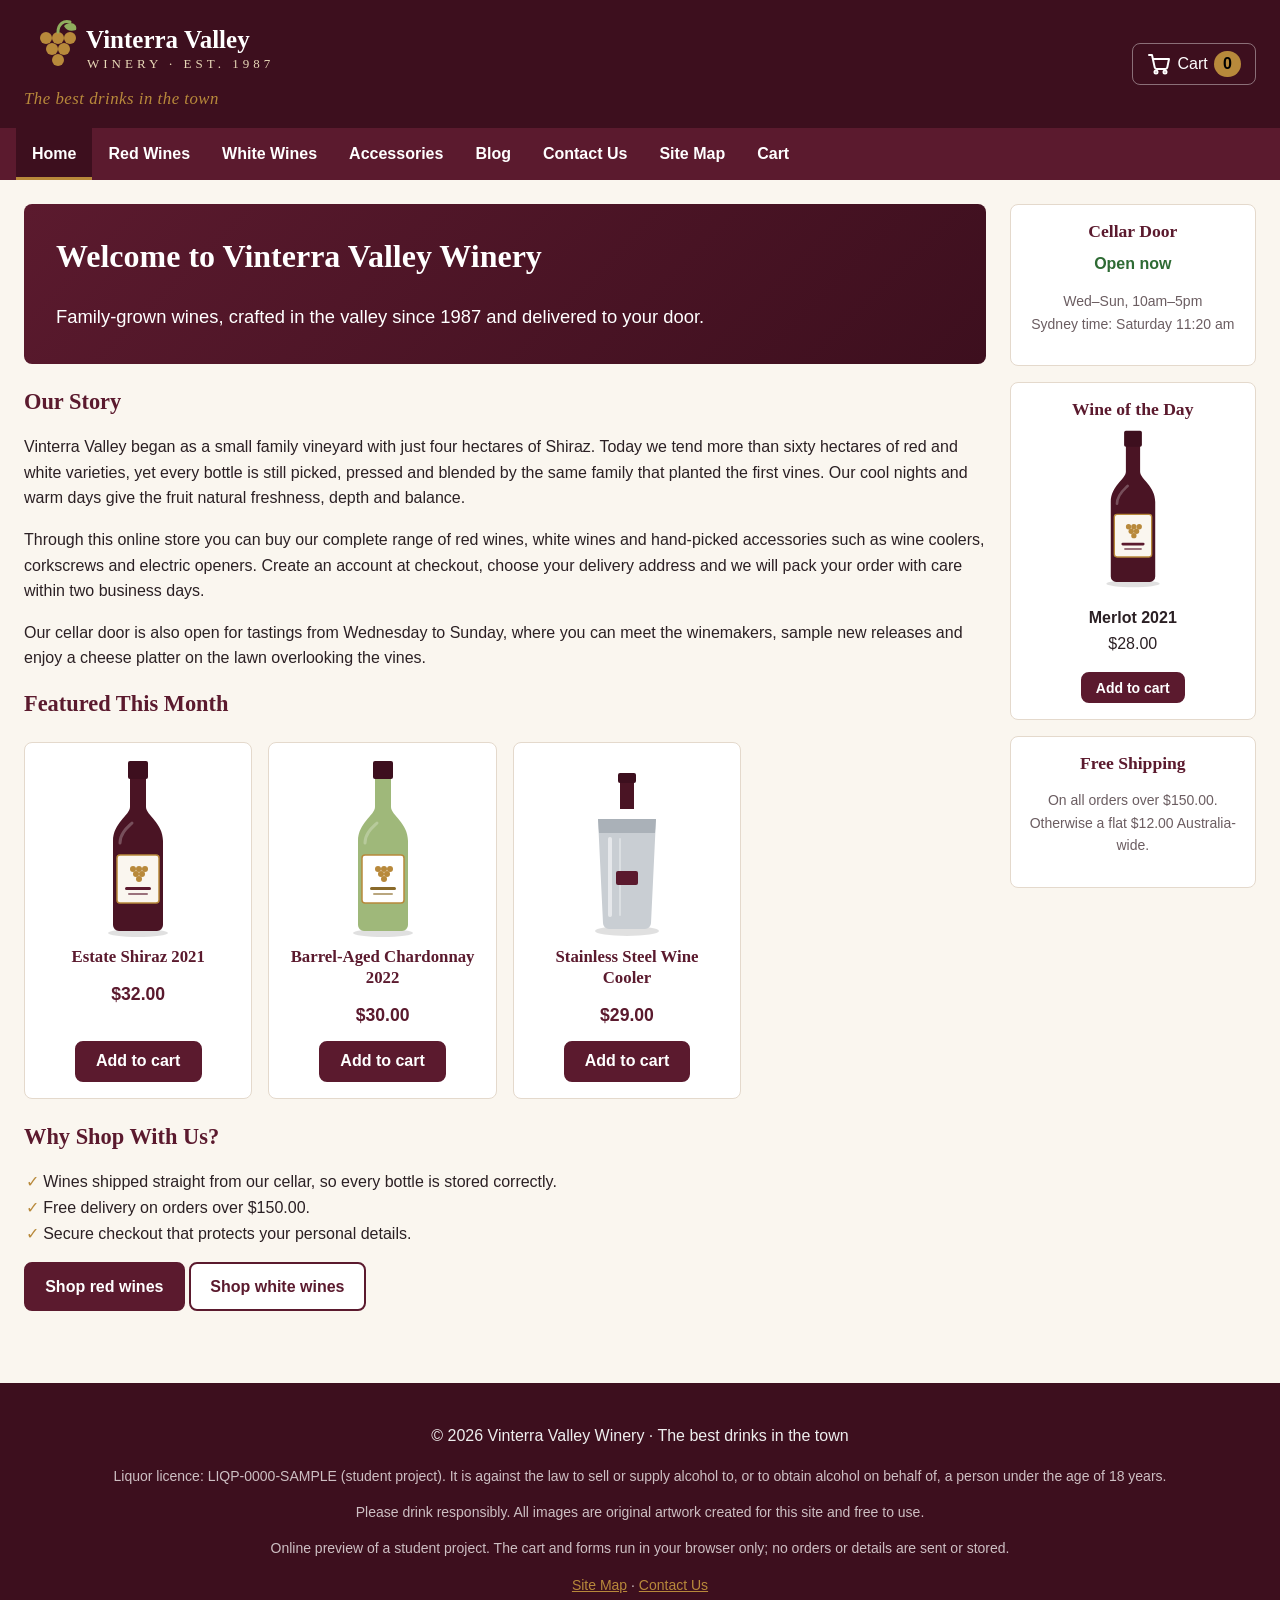
<file: index.html>
<!DOCTYPE html>
<html lang="en-AU">
<head>
    <meta charset="UTF-8">
    <meta name="viewport" content="width=device-width, initial-scale=1.0">
    <meta name="description" content="Vinterra Valley Winery - award-winning red and white wines and wine accessories, delivered Australia-wide.">
    <title>Home | Vinterra Valley Winery</title>
    <link rel="icon" href="images/favicon.svg" type="image/svg+xml">
    <link rel="stylesheet" href="css/style.css">
    <script src="js/products.js" defer></script>
    <script src="js/main.js" defer></script>
    <script src="js/static.js" defer></script>
</head>
<body>
<a class="skip-link" href="#main">Skip to main content</a>

<header class="site-header">
    <div class="header-inner">
        <div class="brand">
            <a href="index.html" class="logo-link">
                <img src="images/logo.svg" alt="Vinterra Valley Winery logo" width="260" height="64">
            </a>
            <p class="slogan">The best drinks in the town</p>
        </div>
        <a href="cart.html" class="cart-link" aria-label="Shopping cart, 0 items">
            <img src="images/cart.svg" alt="" width="24" height="24">
            Cart <span class="cart-count">0</span>
        </a>
    </div>
</header>

<nav class="main-nav" aria-label="Main navigation">
    <button type="button" class="nav-toggle" aria-expanded="false" aria-controls="nav-list">&#9776; Menu</button>
    <ul id="nav-list">
                    <li>
                <a href="index.html" class="active" aria-current="page">
                    Home                </a>
            </li>
                    <li>
                <a href="red-wines.html">
                    Red Wines                </a>
            </li>
                    <li>
                <a href="white-wines.html">
                    White Wines                </a>
            </li>
                    <li>
                <a href="accessories.html">
                    Accessories                </a>
            </li>
                    <li>
                <a href="blog.html">
                    Blog                </a>
            </li>
                    <li>
                <a href="contact.html">
                    Contact Us                </a>
            </li>
                    <li>
                <a href="sitemap.html">
                    Site Map                </a>
            </li>
                    <li>
                <a href="cart.html">
                    Cart                </a>
            </li>
            </ul>
</nav>

<div class="layout">
    <main id="main" class="main-content">
        <section class="hero">
    <h1>Welcome to Vinterra Valley Winery</h1>
    <p class="lead">Family-grown wines, crafted in the valley since 1987 and delivered to your door.</p>
</section>

<section>
    <h2>Our Story</h2>
    <p>Vinterra Valley began as a small family vineyard with just four hectares of Shiraz. Today we tend more than sixty hectares
        of red and white varieties, yet every bottle is still picked, pressed and blended by the same family that planted the first vines.
        Our cool nights and warm days give the fruit natural freshness, depth and balance.</p>
    <p>Through this online store you can buy our complete range of red wines, white wines and hand-picked accessories such as
        wine coolers, corkscrews and electric openers. Create an account at checkout, choose your delivery address and we will
        pack your order with care within two business days.</p>
    <p>Our cellar door is also open for tastings from Wednesday to Sunday, where you can meet the winemakers, sample new
        releases and enjoy a cheese platter on the lawn overlooking the vines.</p>
</section>

<section>
    <h2>Featured This Month</h2>
    <div class="product-grid">
                    <article class="product-card">
                <img src="images/red-wine.svg" alt="Estate Shiraz 2021" width="90" height="180">
                <h3>Estate Shiraz 2021</h3>
                <p class="price">$32.00</p>
                <form action="cart.html" method="post">
                                        <input type="hidden" name="action" value="add">
                    <input type="hidden" name="id" value="shiraz-2021">
                    <input type="hidden" name="qty" value="1">
                    <button type="submit" class="btn">Add to cart</button>
                </form>
            </article>
                    <article class="product-card">
                <img src="images/white-wine.svg" alt="Barrel-Aged Chardonnay 2022" width="90" height="180">
                <h3>Barrel-Aged Chardonnay 2022</h3>
                <p class="price">$30.00</p>
                <form action="cart.html" method="post">
                                        <input type="hidden" name="action" value="add">
                    <input type="hidden" name="id" value="chardonnay-2022">
                    <input type="hidden" name="qty" value="1">
                    <button type="submit" class="btn">Add to cart</button>
                </form>
            </article>
                    <article class="product-card">
                <img src="images/cooler.svg" alt="Stainless Steel Wine Cooler" width="90" height="180">
                <h3>Stainless Steel Wine Cooler</h3>
                <p class="price">$29.00</p>
                <form action="cart.html" method="post">
                                        <input type="hidden" name="action" value="add">
                    <input type="hidden" name="id" value="cooler-sleeve">
                    <input type="hidden" name="qty" value="1">
                    <button type="submit" class="btn">Add to cart</button>
                </form>
            </article>
            </div>
</section>

<section>
    <h2>Why Shop With Us?</h2>
    <ul class="ticks">
        <li>Wines shipped straight from our cellar, so every bottle is stored correctly.</li>
        <li>Free delivery on orders over $150.00.</li>
        <li>Secure checkout that protects your personal details.</li>
    </ul>
    <p><a class="btn" href="red-wines.html">Shop red wines</a> <a class="btn btn-alt" href="white-wines.html">Shop white wines</a></p>
</section>
    </main>

    <aside class="sidebar" aria-label="Sidebar">
        <section class="side-box">
            <h2>Cellar Door</h2>
            <p class="door-status open">
                Open now            </p>
            <p class="small">Wed&ndash;Sun, 10am&ndash;5pm<br>Sydney time: <span class="door-time"></span></p>
        </section>

        <section class="side-box">
            <h2>Wine of the Day</h2>
            <img src="images/red-wine.svg" alt="" width="80" height="160" class="side-img">
            <p><strong>Merlot 2021</strong><br>$28.00</p>
            <form action="cart.html" method="post">
                                <input type="hidden" name="action" value="add">
                <input type="hidden" name="id" value="merlot-2021">
                <input type="hidden" name="qty" value="1">
                <button type="submit" class="btn btn-small">Add to cart</button>
            </form>
        </section>

        <section class="side-box">
            <h2>Free Shipping</h2>
            <p class="small">On all orders over $150.00. Otherwise a flat $12.00 Australia-wide.</p>
        </section>
    </aside>
</div>

<footer class="site-footer">
    <p>&copy; 2026 Vinterra Valley Winery &middot; The best drinks in the town</p>
    <p class="small">Liquor licence: LIQP-0000-SAMPLE (student project). It is against the law to sell or supply alcohol to, or to obtain alcohol on behalf of, a person under the age of 18 years.</p>
    <p class="small">Please drink responsibly. All images are original artwork created for this site and free to use.</p>
    <p class="small preview-note">Online preview of a student project. The cart and forms run in your browser only; no orders or details are sent or stored.</p>
    <p class="small"><a href="sitemap.html">Site Map</a> &middot; <a href="contact.html">Contact Us</a></p>
</footer>
</body>
</html>
</file>
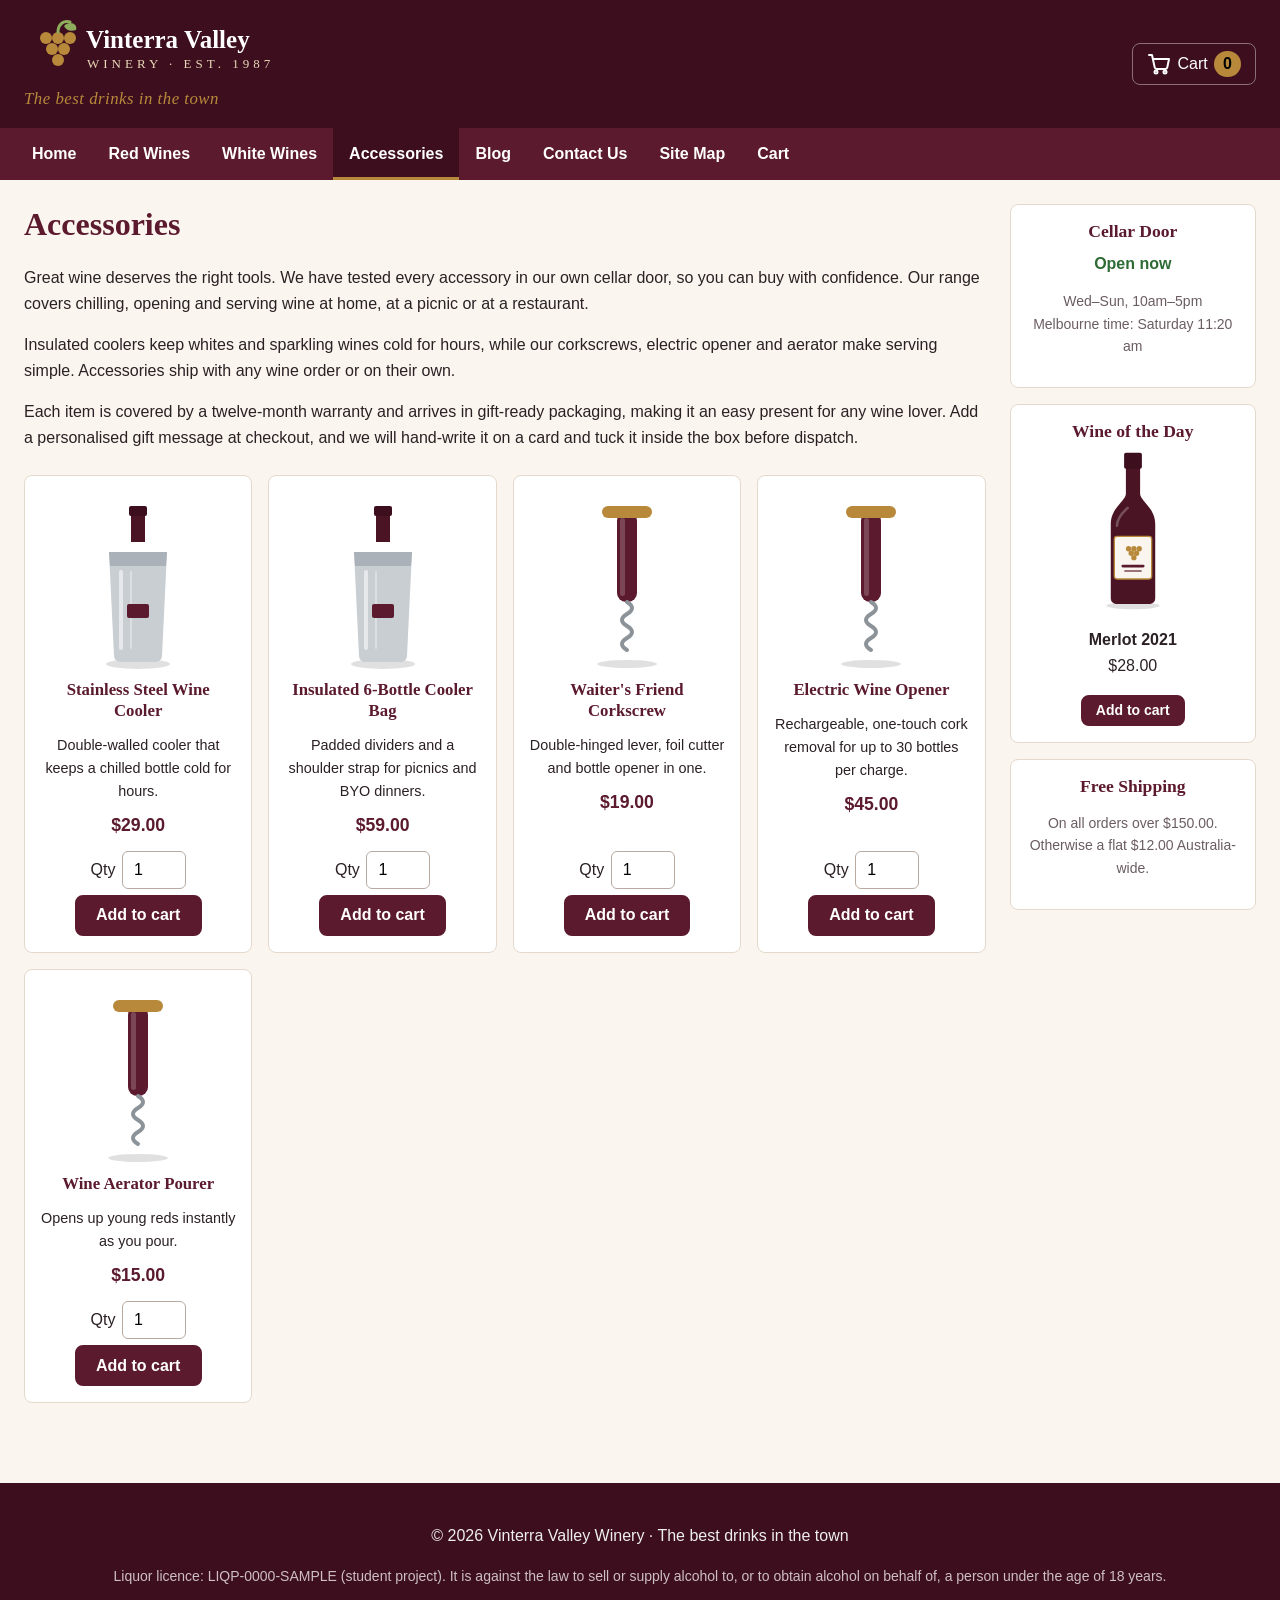
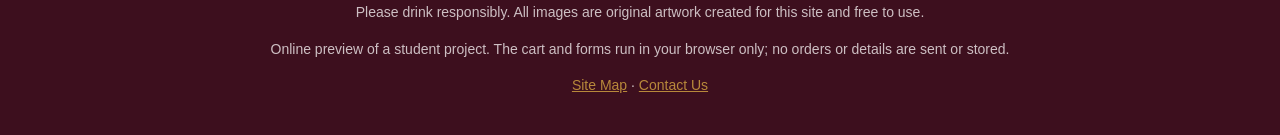
<file: accessories.html>
<!DOCTYPE html>
<html lang="en-AU">
<head>
    <meta charset="UTF-8">
    <meta name="viewport" content="width=device-width, initial-scale=1.0">
    <meta name="description" content="Buy Accessories online from Vinterra Valley Winery.">
    <title>Accessories | Vinterra Valley Winery</title>
    <link rel="icon" href="images/favicon.svg" type="image/svg+xml">
    <link rel="stylesheet" href="css/style.css">
    <script src="js/products.js" defer></script>
    <script src="js/main.js" defer></script>
    <script src="js/static.js" defer></script>
</head>
<body>
<a class="skip-link" href="#main">Skip to main content</a>

<header class="site-header">
    <div class="header-inner">
        <div class="brand">
            <a href="index.html" class="logo-link">
                <img src="images/logo.svg" alt="Vinterra Valley Winery logo" width="260" height="64">
            </a>
            <p class="slogan">The best drinks in the town</p>
        </div>
        <a href="cart.html" class="cart-link" aria-label="Shopping cart, 0 items">
            <img src="images/cart.svg" alt="" width="24" height="24">
            Cart <span class="cart-count">0</span>
        </a>
    </div>
</header>

<nav class="main-nav" aria-label="Main navigation">
    <button type="button" class="nav-toggle" aria-expanded="false" aria-controls="nav-list">&#9776; Menu</button>
    <ul id="nav-list">
                    <li>
                <a href="index.html">
                    Home                </a>
            </li>
                    <li>
                <a href="red-wines.html">
                    Red Wines                </a>
            </li>
                    <li>
                <a href="white-wines.html">
                    White Wines                </a>
            </li>
                    <li>
                <a href="accessories.html" class="active" aria-current="page">
                    Accessories                </a>
            </li>
                    <li>
                <a href="blog.html">
                    Blog                </a>
            </li>
                    <li>
                <a href="contact.html">
                    Contact Us                </a>
            </li>
                    <li>
                <a href="sitemap.html">
                    Site Map                </a>
            </li>
                    <li>
                <a href="cart.html">
                    Cart                </a>
            </li>
            </ul>
</nav>

<div class="layout">
    <main id="main" class="main-content">
        <h1>Accessories</h1>
    <p>Great wine deserves the right tools. We have tested every accessory in our own cellar door, so you can buy with confidence. Our range covers chilling, opening and serving wine at home, at a picnic or at a restaurant.</p>
    <p>Insulated coolers keep whites and sparkling wines cold for hours, while our corkscrews, electric opener and aerator make serving simple. Accessories ship with any wine order or on their own.</p>
    <p>Each item is covered by a twelve-month warranty and arrives in gift-ready packaging, making it an easy present for any wine lover. Add a personalised gift message at checkout, and we will hand-write it on a card and tuck it inside the box before dispatch.</p>

<div class="product-grid">
            <article class="product-card">
            <img src="images/cooler.svg" alt="Stainless Steel Wine Cooler" width="90" height="180">
            <h2>Stainless Steel Wine Cooler</h2>
            <p>Double-walled cooler that keeps a chilled bottle cold for hours.</p>
            <p class="price">$29.00</p>
            <form action="cart.html" method="post" class="add-form">
                                <input type="hidden" name="action" value="add">
                <input type="hidden" name="id" value="cooler-sleeve">
                <label for="qty-cooler-sleeve">Qty</label>
                <input type="number" id="qty-cooler-sleeve" name="qty" value="1" min="1" max="48">
                <button type="submit" class="btn">Add to cart</button>
            </form>
        </article>
            <article class="product-card">
            <img src="images/cooler.svg" alt="Insulated 6-Bottle Cooler Bag" width="90" height="180">
            <h2>Insulated 6-Bottle Cooler Bag</h2>
            <p>Padded dividers and a shoulder strap for picnics and BYO dinners.</p>
            <p class="price">$59.00</p>
            <form action="cart.html" method="post" class="add-form">
                                <input type="hidden" name="action" value="add">
                <input type="hidden" name="id" value="cooler-bag">
                <label for="qty-cooler-bag">Qty</label>
                <input type="number" id="qty-cooler-bag" name="qty" value="1" min="1" max="48">
                <button type="submit" class="btn">Add to cart</button>
            </form>
        </article>
            <article class="product-card">
            <img src="images/opener.svg" alt="Waiter&#039;s Friend Corkscrew" width="90" height="180">
            <h2>Waiter&#039;s Friend Corkscrew</h2>
            <p>Double-hinged lever, foil cutter and bottle opener in one.</p>
            <p class="price">$19.00</p>
            <form action="cart.html" method="post" class="add-form">
                                <input type="hidden" name="action" value="add">
                <input type="hidden" name="id" value="corkscrew">
                <label for="qty-corkscrew">Qty</label>
                <input type="number" id="qty-corkscrew" name="qty" value="1" min="1" max="48">
                <button type="submit" class="btn">Add to cart</button>
            </form>
        </article>
            <article class="product-card">
            <img src="images/opener.svg" alt="Electric Wine Opener" width="90" height="180">
            <h2>Electric Wine Opener</h2>
            <p>Rechargeable, one-touch cork removal for up to 30 bottles per charge.</p>
            <p class="price">$45.00</p>
            <form action="cart.html" method="post" class="add-form">
                                <input type="hidden" name="action" value="add">
                <input type="hidden" name="id" value="electric-opener">
                <label for="qty-electric-opener">Qty</label>
                <input type="number" id="qty-electric-opener" name="qty" value="1" min="1" max="48">
                <button type="submit" class="btn">Add to cart</button>
            </form>
        </article>
            <article class="product-card">
            <img src="images/opener.svg" alt="Wine Aerator Pourer" width="90" height="180">
            <h2>Wine Aerator Pourer</h2>
            <p>Opens up young reds instantly as you pour.</p>
            <p class="price">$15.00</p>
            <form action="cart.html" method="post" class="add-form">
                                <input type="hidden" name="action" value="add">
                <input type="hidden" name="id" value="aerator">
                <label for="qty-aerator">Qty</label>
                <input type="number" id="qty-aerator" name="qty" value="1" min="1" max="48">
                <button type="submit" class="btn">Add to cart</button>
            </form>
        </article>
    </div>
    </main>

    <aside class="sidebar" aria-label="Sidebar">
        <section class="side-box">
            <h2>Cellar Door</h2>
            <p class="door-status open">
                Open now            </p>
            <p class="small">Wed&ndash;Sun, 10am&ndash;5pm<br>Melbourne time: <span class="door-time"></span></p>
        </section>

        <section class="side-box">
            <h2>Wine of the Day</h2>
            <img src="images/red-wine.svg" alt="" width="80" height="160" class="side-img">
            <p><strong>Merlot 2021</strong><br>$28.00</p>
            <form action="cart.html" method="post">
                                <input type="hidden" name="action" value="add">
                <input type="hidden" name="id" value="merlot-2021">
                <input type="hidden" name="qty" value="1">
                <button type="submit" class="btn btn-small">Add to cart</button>
            </form>
        </section>

        <section class="side-box">
            <h2>Free Shipping</h2>
            <p class="small">On all orders over $150.00. Otherwise a flat $12.00 Australia-wide.</p>
        </section>
    </aside>
</div>

<footer class="site-footer">
    <p>&copy; 2026 Vinterra Valley Winery &middot; The best drinks in the town</p>
    <p class="small">Liquor licence: LIQP-0000-SAMPLE (student project). It is against the law to sell or supply alcohol to, or to obtain alcohol on behalf of, a person under the age of 18 years.</p>
    <p class="small">Please drink responsibly. All images are original artwork created for this site and free to use.</p>
    <p class="small preview-note">Online preview of a student project. The cart and forms run in your browser only; no orders or details are sent or stored.</p>
    <p class="small"><a href="sitemap.html">Site Map</a> &middot; <a href="contact.html">Contact Us</a></p>
</footer>
</body>
</html>
</file>
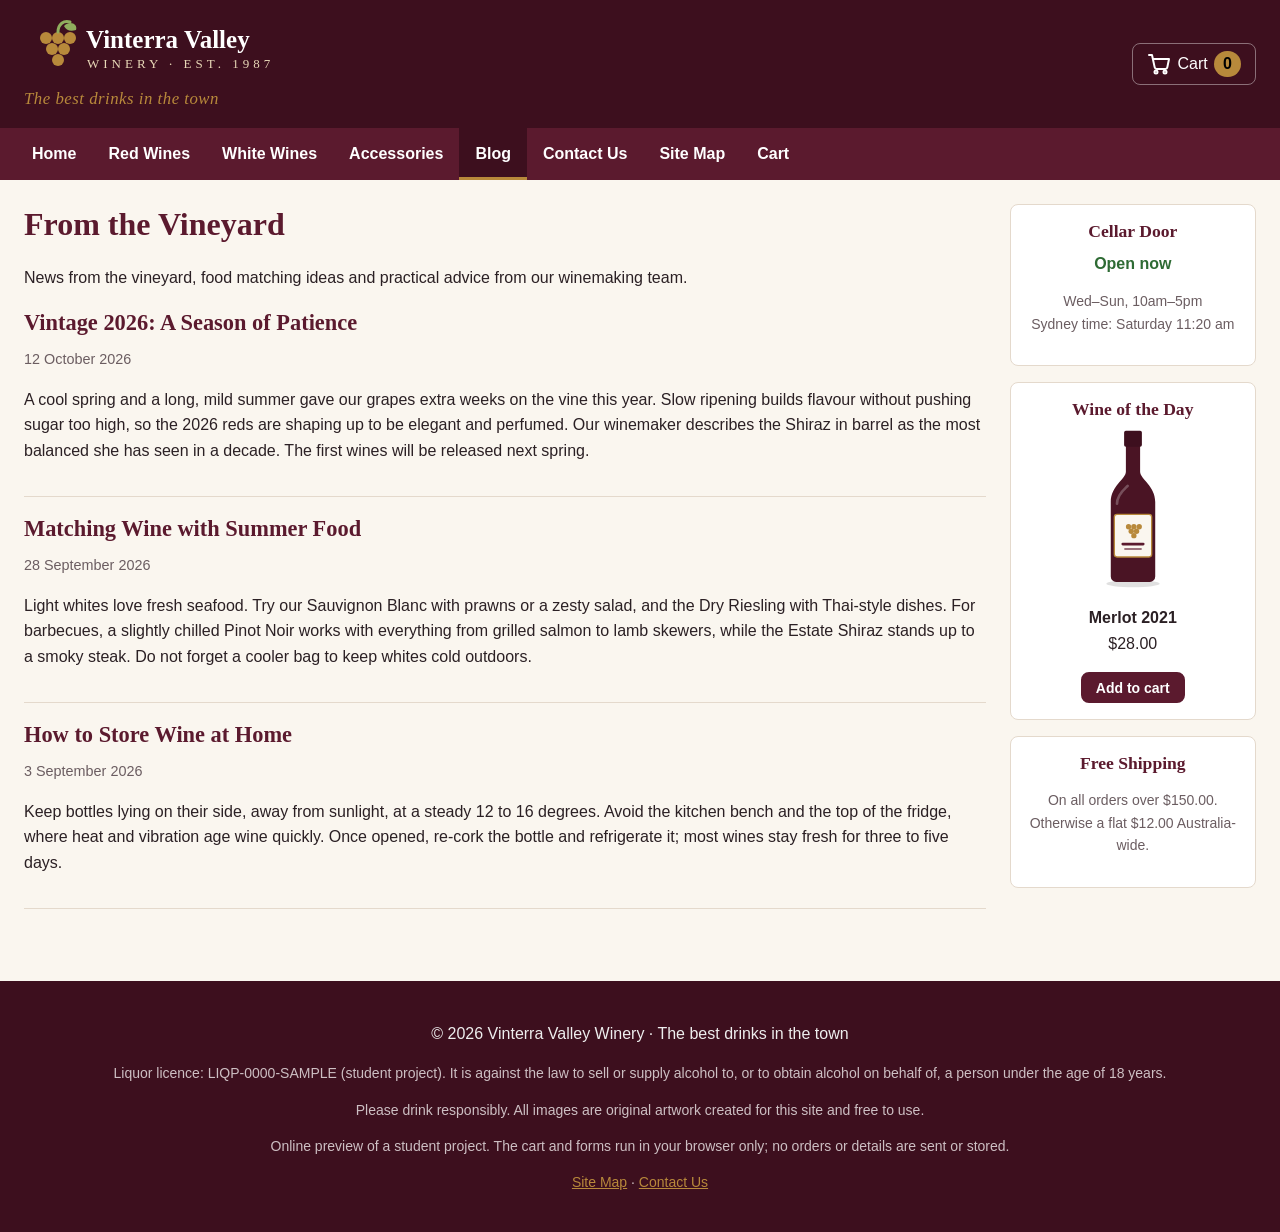
<file: blog.html>
<!DOCTYPE html>
<html lang="en-AU">
<head>
    <meta charset="UTF-8">
    <meta name="viewport" content="width=device-width, initial-scale=1.0">
    <meta name="description" content="News, food matching tips and wine storage advice from Vinterra Valley Winery.">
    <title>Blog | Vinterra Valley Winery</title>
    <link rel="icon" href="images/favicon.svg" type="image/svg+xml">
    <link rel="stylesheet" href="css/style.css">
    <script src="js/products.js" defer></script>
    <script src="js/main.js" defer></script>
    <script src="js/static.js" defer></script>
</head>
<body>
<a class="skip-link" href="#main">Skip to main content</a>

<header class="site-header">
    <div class="header-inner">
        <div class="brand">
            <a href="index.html" class="logo-link">
                <img src="images/logo.svg" alt="Vinterra Valley Winery logo" width="260" height="64">
            </a>
            <p class="slogan">The best drinks in the town</p>
        </div>
        <a href="cart.html" class="cart-link" aria-label="Shopping cart, 0 items">
            <img src="images/cart.svg" alt="" width="24" height="24">
            Cart <span class="cart-count">0</span>
        </a>
    </div>
</header>

<nav class="main-nav" aria-label="Main navigation">
    <button type="button" class="nav-toggle" aria-expanded="false" aria-controls="nav-list">&#9776; Menu</button>
    <ul id="nav-list">
                    <li>
                <a href="index.html">
                    Home                </a>
            </li>
                    <li>
                <a href="red-wines.html">
                    Red Wines                </a>
            </li>
                    <li>
                <a href="white-wines.html">
                    White Wines                </a>
            </li>
                    <li>
                <a href="accessories.html">
                    Accessories                </a>
            </li>
                    <li>
                <a href="blog.html" class="active" aria-current="page">
                    Blog                </a>
            </li>
                    <li>
                <a href="contact.html">
                    Contact Us                </a>
            </li>
                    <li>
                <a href="sitemap.html">
                    Site Map                </a>
            </li>
                    <li>
                <a href="cart.html">
                    Cart                </a>
            </li>
            </ul>
</nav>

<div class="layout">
    <main id="main" class="main-content">
        <h1>From the Vineyard</h1>
<p>News from the vineyard, food matching ideas and practical advice from our winemaking team.</p>

    <article class="blog-post">
        <h2>Vintage 2026: A Season of Patience</h2>
        <p class="meta"><time datetime="2026-10-12">12 October 2026</time></p>
        <p>A cool spring and a long, mild summer gave our grapes extra weeks on the vine this year. Slow ripening builds flavour without pushing sugar too high, so the 2026 reds are shaping up to be elegant and perfumed. Our winemaker describes the Shiraz in barrel as the most balanced she has seen in a decade. The first wines will be released next spring.</p>
    </article>
    <article class="blog-post">
        <h2>Matching Wine with Summer Food</h2>
        <p class="meta"><time datetime="2026-09-28">28 September 2026</time></p>
        <p>Light whites love fresh seafood. Try our Sauvignon Blanc with prawns or a zesty salad, and the Dry Riesling with Thai-style dishes. For barbecues, a slightly chilled Pinot Noir works with everything from grilled salmon to lamb skewers, while the Estate Shiraz stands up to a smoky steak. Do not forget a cooler bag to keep whites cold outdoors.</p>
    </article>
    <article class="blog-post">
        <h2>How to Store Wine at Home</h2>
        <p class="meta"><time datetime="2026-09-03">3 September 2026</time></p>
        <p>Keep bottles lying on their side, away from sunlight, at a steady 12 to 16 degrees. Avoid the kitchen bench and the top of the fridge, where heat and vibration age wine quickly. Once opened, re-cork the bottle and refrigerate it; most wines stay fresh for three to five days.</p>
    </article>
    </main>

    <aside class="sidebar" aria-label="Sidebar">
        <section class="side-box">
            <h2>Cellar Door</h2>
            <p class="door-status open">
                Open now            </p>
            <p class="small">Wed&ndash;Sun, 10am&ndash;5pm<br>Sydney time: <span class="door-time"></span></p>
        </section>

        <section class="side-box">
            <h2>Wine of the Day</h2>
            <img src="images/red-wine.svg" alt="" width="80" height="160" class="side-img">
            <p><strong>Merlot 2021</strong><br>$28.00</p>
            <form action="cart.html" method="post">
                                <input type="hidden" name="action" value="add">
                <input type="hidden" name="id" value="merlot-2021">
                <input type="hidden" name="qty" value="1">
                <button type="submit" class="btn btn-small">Add to cart</button>
            </form>
        </section>

        <section class="side-box">
            <h2>Free Shipping</h2>
            <p class="small">On all orders over $150.00. Otherwise a flat $12.00 Australia-wide.</p>
        </section>
    </aside>
</div>

<footer class="site-footer">
    <p>&copy; 2026 Vinterra Valley Winery &middot; The best drinks in the town</p>
    <p class="small">Liquor licence: LIQP-0000-SAMPLE (student project). It is against the law to sell or supply alcohol to, or to obtain alcohol on behalf of, a person under the age of 18 years.</p>
    <p class="small">Please drink responsibly. All images are original artwork created for this site and free to use.</p>
    <p class="small preview-note">Online preview of a student project. The cart and forms run in your browser only; no orders or details are sent or stored.</p>
    <p class="small"><a href="sitemap.html">Site Map</a> &middot; <a href="contact.html">Contact Us</a></p>
</footer>
</body>
</html>
</file>
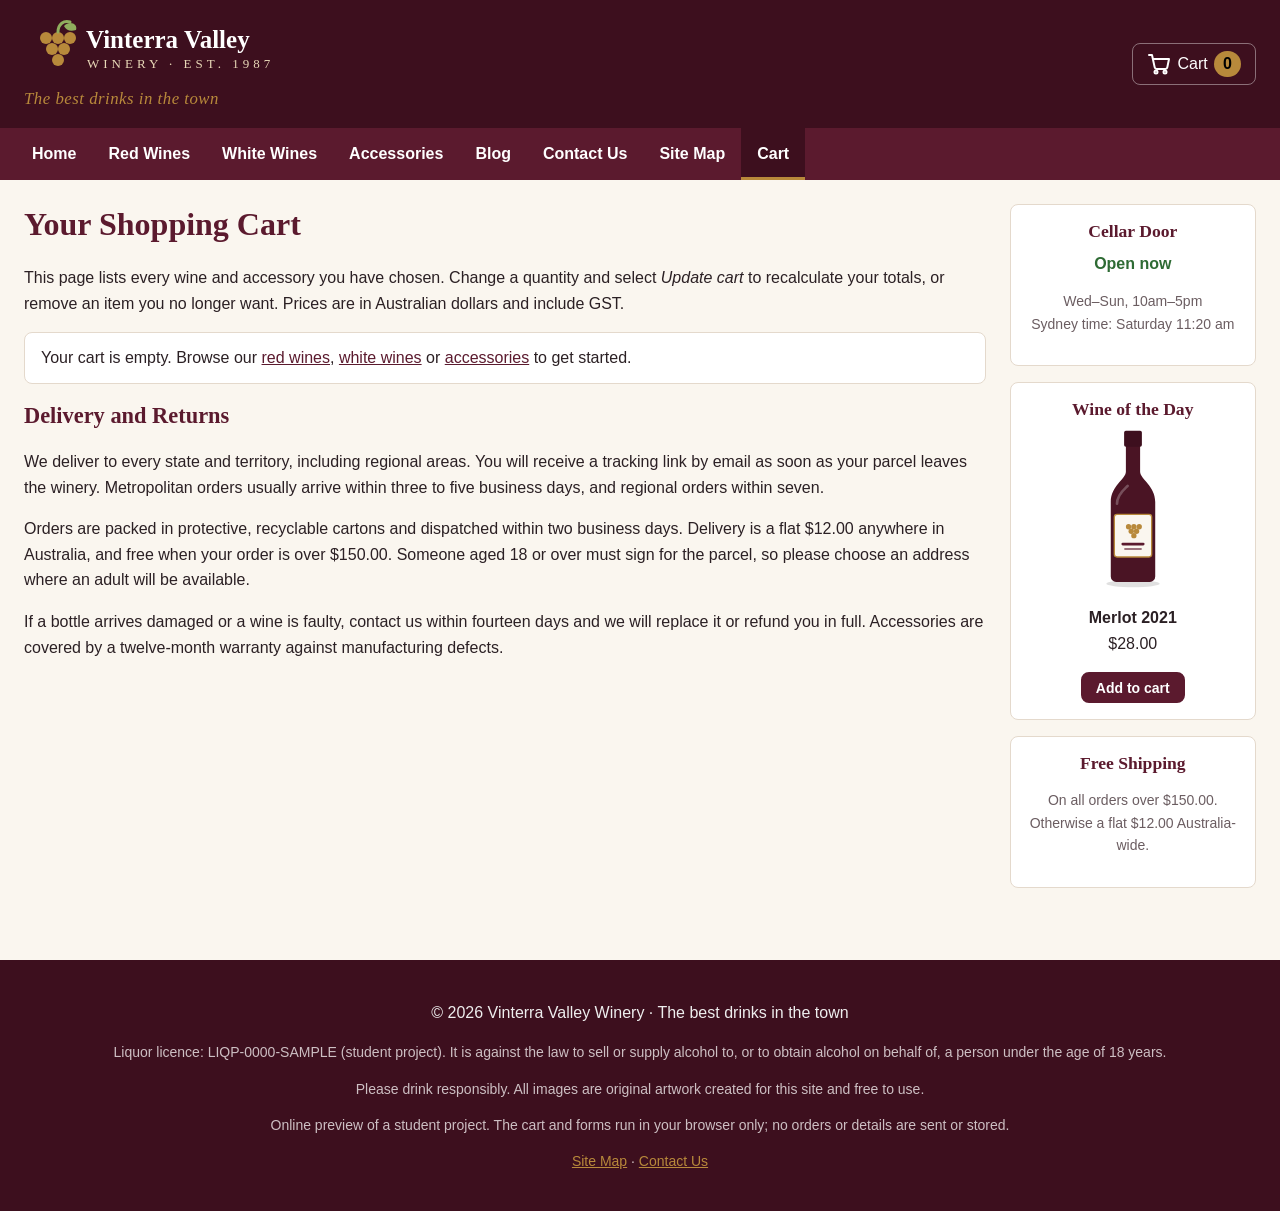
<file: cart.html>
<!DOCTYPE html>
<html lang="en-AU">
<head>
    <meta charset="UTF-8">
    <meta name="viewport" content="width=device-width, initial-scale=1.0">
    <meta name="description" content="Review the wines and accessories in your shopping cart.">
    <title>Your Cart | Vinterra Valley Winery</title>
    <link rel="icon" href="images/favicon.svg" type="image/svg+xml">
    <link rel="stylesheet" href="css/style.css">
    <script src="js/products.js" defer></script>
    <script src="js/main.js" defer></script>
    <script src="js/static.js" defer></script>
</head>
<body>
<a class="skip-link" href="#main">Skip to main content</a>

<header class="site-header">
    <div class="header-inner">
        <div class="brand">
            <a href="index.html" class="logo-link">
                <img src="images/logo.svg" alt="Vinterra Valley Winery logo" width="260" height="64">
            </a>
            <p class="slogan">The best drinks in the town</p>
        </div>
        <a href="cart.html" class="cart-link" aria-label="Shopping cart, 1 items">
            <img src="images/cart.svg" alt="" width="24" height="24">
            Cart <span class="cart-count">1</span>
        </a>
    </div>
</header>

<nav class="main-nav" aria-label="Main navigation">
    <button type="button" class="nav-toggle" aria-expanded="false" aria-controls="nav-list">&#9776; Menu</button>
    <ul id="nav-list">
                    <li>
                <a href="index.html">
                    Home                </a>
            </li>
                    <li>
                <a href="red-wines.html">
                    Red Wines                </a>
            </li>
                    <li>
                <a href="white-wines.html">
                    White Wines                </a>
            </li>
                    <li>
                <a href="accessories.html">
                    Accessories                </a>
            </li>
                    <li>
                <a href="blog.html">
                    Blog                </a>
            </li>
                    <li>
                <a href="contact.html">
                    Contact Us                </a>
            </li>
                    <li>
                <a href="sitemap.html">
                    Site Map                </a>
            </li>
                    <li>
                <a href="cart.html" class="active" aria-current="page">
                    Cart                </a>
            </li>
            </ul>
</nav>

<div class="layout">
    <main id="main" class="main-content">
        <h1>Your Shopping Cart</h1>
<p>This page lists every wine and accessory you have chosen. Change a quantity and select <em>Update cart</em> to recalculate
    your totals, or remove an item you no longer want. Prices are in Australian dollars and include GST.</p>

    <p class="notice" id="cart-empty" hidden>Your cart is empty. Browse our <a href="red-wines.html">red wines</a>, <a href="white-wines.html">white wines</a> or <a href="accessories.html">accessories</a> to get started.</p>
    <form action="cart.html" method="post">
                <input type="hidden" name="action" value="update">
        <div class="table-wrap">
            <table class="cart-table">
                <caption class="visually-hidden">Items in your cart</caption>
                <thead><tr><th scope="col">Product</th><th scope="col">Price</th><th scope="col">Qty</th><th scope="col">Subtotal</th></tr></thead>
                <tbody>
                                    <tr>
                        <td>Estate Shiraz 2021</td>
                        <td>$32.00</td>
                        <td><label class="visually-hidden" for="q-shiraz-2021">Quantity of Estate Shiraz 2021</label>
                            <input type="number" id="q-shiraz-2021" name="qty[shiraz-2021]" value="1" min="0" max="48"></td>
                        <td>$32.00</td>
                    </tr>
                                </tbody>
                <tfoot>
                    <tr><th scope="row" colspan="3">Subtotal</th><td>$32.00</td></tr>
                    <tr><th scope="row" colspan="3">Shipping</th><td>$12.00</td></tr>
                    <tr class="total"><th scope="row" colspan="3">Total (incl. $4.00 GST)</th><td>$44.00</td></tr>
                </tfoot>
            </table>
        </div>
        <p class="actions">
            <button type="submit" class="btn btn-alt">Update cart</button>
            <a href="checkout.html" class="btn">Proceed to checkout</a>
        </p>
    </form>
    <form action="cart.html" method="post" class="inline-form">
                <input type="hidden" name="action" value="clear">
        <button type="submit" class="btn btn-link">Empty cart</button>
    </form>

<h2>Delivery and Returns</h2>
<p>We deliver to every state and territory, including regional areas. You will receive a tracking link by email as soon as
    your parcel leaves the winery. Metropolitan orders usually arrive within three to five business days, and regional orders within seven.</p>
<p>Orders are packed in protective, recyclable cartons and dispatched within two business days. Delivery is a flat
    $12.00 anywhere in Australia, and free when your order is over $150.00.
    Someone aged 18 or over must sign for the parcel, so please choose an address where an adult will be available.</p>
<p>If a bottle arrives damaged or a wine is faulty, contact us within fourteen days and we will replace it or refund you
    in full. Accessories are covered by a twelve-month warranty against manufacturing defects.</p>
    </main>

    <aside class="sidebar" aria-label="Sidebar">
        <section class="side-box">
            <h2>Cellar Door</h2>
            <p class="door-status open">
                Open now            </p>
            <p class="small">Wed&ndash;Sun, 10am&ndash;5pm<br>Sydney time: <span class="door-time"></span></p>
        </section>

        <section class="side-box">
            <h2>Wine of the Day</h2>
            <img src="images/red-wine.svg" alt="" width="80" height="160" class="side-img">
            <p><strong>Merlot 2021</strong><br>$28.00</p>
            <form action="cart.html" method="post">
                                <input type="hidden" name="action" value="add">
                <input type="hidden" name="id" value="merlot-2021">
                <input type="hidden" name="qty" value="1">
                <button type="submit" class="btn btn-small">Add to cart</button>
            </form>
        </section>

        <section class="side-box">
            <h2>Free Shipping</h2>
            <p class="small">On all orders over $150.00. Otherwise a flat $12.00 Australia-wide.</p>
        </section>
    </aside>
</div>

<footer class="site-footer">
    <p>&copy; 2026 Vinterra Valley Winery &middot; The best drinks in the town</p>
    <p class="small">Liquor licence: LIQP-0000-SAMPLE (student project). It is against the law to sell or supply alcohol to, or to obtain alcohol on behalf of, a person under the age of 18 years.</p>
    <p class="small">Please drink responsibly. All images are original artwork created for this site and free to use.</p>
    <p class="small preview-note">Online preview of a student project. The cart and forms run in your browser only; no orders or details are sent or stored.</p>
    <p class="small"><a href="sitemap.html">Site Map</a> &middot; <a href="contact.html">Contact Us</a></p>
</footer>
</body>
</html>
</file>
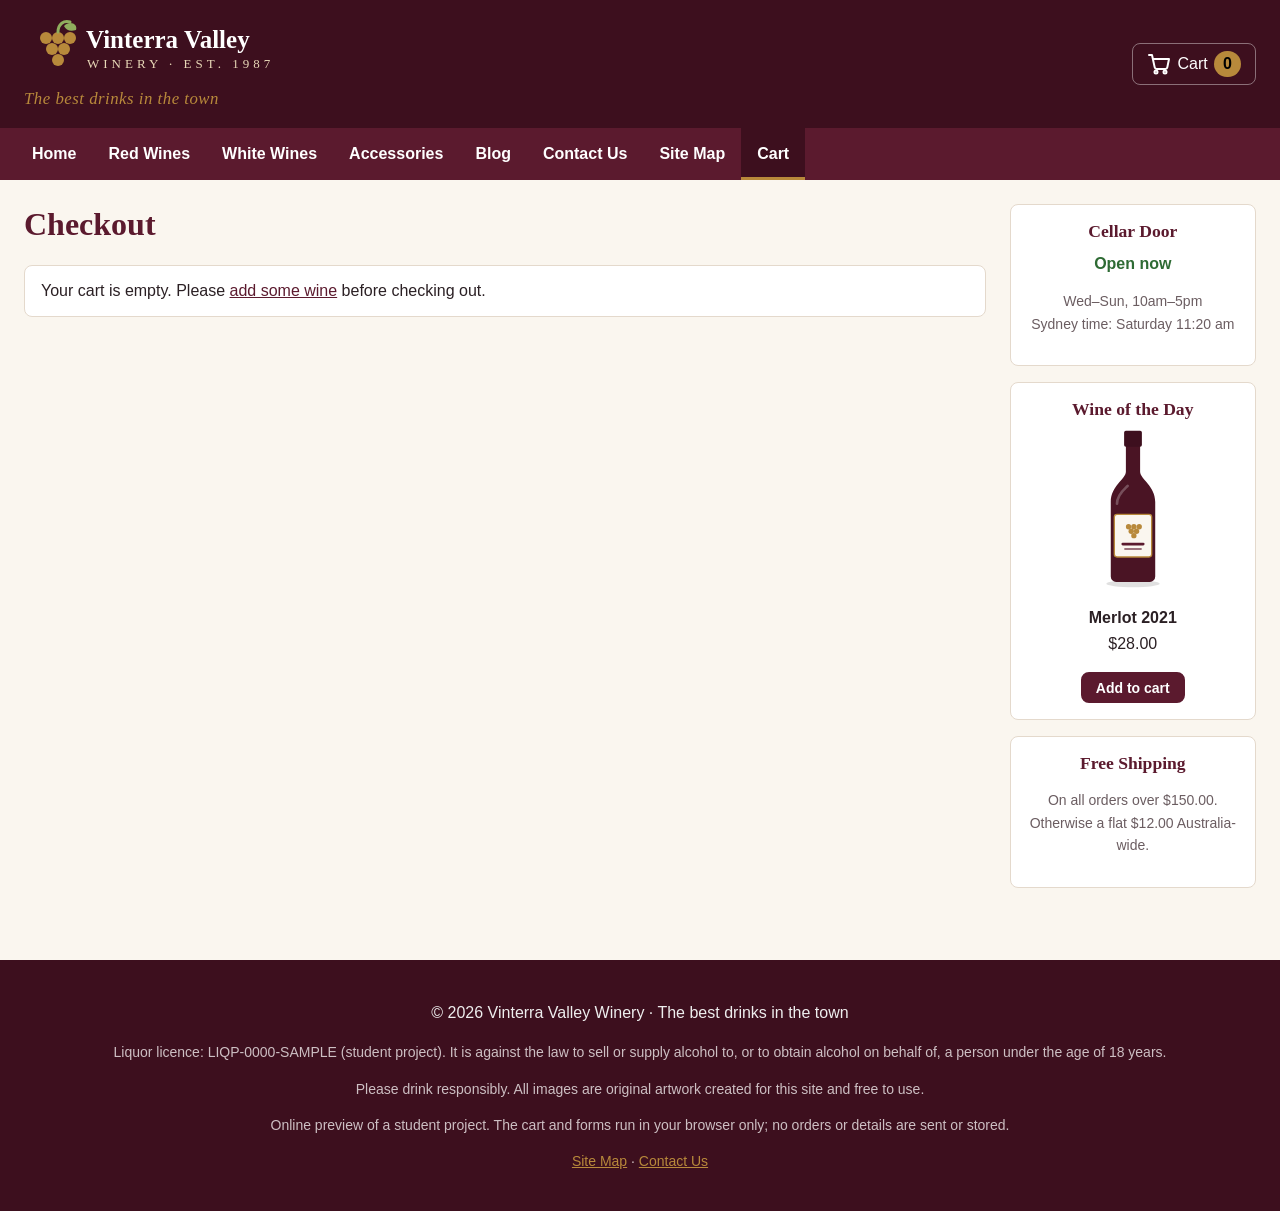
<file: checkout.html>
<!DOCTYPE html>
<html lang="en-AU">
<head>
    <meta charset="UTF-8">
    <meta name="viewport" content="width=device-width, initial-scale=1.0">
    <meta name="description" content="Secure checkout - enter your contact details and shipping address.">
    <title>Checkout | Vinterra Valley Winery</title>
    <link rel="icon" href="images/favicon.svg" type="image/svg+xml">
    <link rel="stylesheet" href="css/style.css">
    <script src="js/products.js" defer></script>
    <script src="js/main.js" defer></script>
    <script src="js/static.js" defer></script>
</head>
<body>
<a class="skip-link" href="#main">Skip to main content</a>

<header class="site-header">
    <div class="header-inner">
        <div class="brand">
            <a href="index.html" class="logo-link">
                <img src="images/logo.svg" alt="Vinterra Valley Winery logo" width="260" height="64">
            </a>
            <p class="slogan">The best drinks in the town</p>
        </div>
        <a href="cart.html" class="cart-link" aria-label="Shopping cart, 1 items">
            <img src="images/cart.svg" alt="" width="24" height="24">
            Cart <span class="cart-count">1</span>
        </a>
    </div>
</header>

<nav class="main-nav" aria-label="Main navigation">
    <button type="button" class="nav-toggle" aria-expanded="false" aria-controls="nav-list">&#9776; Menu</button>
    <ul id="nav-list">
                    <li>
                <a href="index.html">
                    Home                </a>
            </li>
                    <li>
                <a href="red-wines.html">
                    Red Wines                </a>
            </li>
                    <li>
                <a href="white-wines.html">
                    White Wines                </a>
            </li>
                    <li>
                <a href="accessories.html">
                    Accessories                </a>
            </li>
                    <li>
                <a href="blog.html">
                    Blog                </a>
            </li>
                    <li>
                <a href="contact.html">
                    Contact Us                </a>
            </li>
                    <li>
                <a href="sitemap.html">
                    Site Map                </a>
            </li>
                    <li>
                <a href="cart.html" class="active" aria-current="page">
                    Cart                </a>
            </li>
            </ul>
</nav>

<div class="layout">
    <main id="main" class="main-content">
            <h1>Secure Checkout</h1>
    <p>Please enter your account, contact and shipping details. Fields marked * are required. Your order total is <strong id="order-total">$44.00</strong> including shipping and GST.</p>

        
    <h2>Order Summary</h2>
    <ul class="summary">
                    <li>1 &times; Estate Shiraz 2021 &ndash; $32.00</li>
                <li>Shipping &ndash; $12.00</li>
    </ul>

    <form action="checkout.html" method="post" id="checkout-form" class="validate-form" novalidate>
        
        <fieldset>
            <legend>Account details</legend>
            <div class="field"><label for="username">Username <span class="req" aria-hidden="true">*</span></label><input type="text" id="username" name="username" value="" required maxlength="15" data-pattern="[A-Za-z][A-Za-z0-9_]{4,14}" data-msg="Username must be 5-15 characters, start with a letter and use only letters, numbers or underscores." autocomplete="username" aria-describedby="err-username"><span class="error" id="err-username" aria-live="polite"></span></div>            <div class="field"><label for="email">Email address <span class="req" aria-hidden="true">*</span></label><input type="email" id="email" name="email" value="" required maxlength="60" data-pattern="[A-Za-z0-9._%+\-]+@[A-Za-z0-9.\-]+\.[A-Za-z]{2,}" data-msg="Enter a valid email address, e.g. name@example.com (max 60 characters)." autocomplete="email" aria-describedby="err-email"><span class="error" id="err-email" aria-live="polite"></span></div>            <div class="field"><label for="password">Password <span class="req" aria-hidden="true">*</span></label><input type="password" id="password" name="password" value="" required maxlength="20" data-pattern="(?=.*[a-z])(?=.*[A-Z])(?=.*\d)(?=.*[^A-Za-z0-9]).{8,20}" data-msg="Password must be 8-20 characters with at least one uppercase letter, one lowercase letter, one number and one special character." autocomplete="new-password" aria-describedby="err-password"><span class="error" id="err-password" aria-live="polite"></span></div>            <div class="field"><label for="confirm_password">Confirm password <span class="req" aria-hidden="true">*</span></label><input type="password" id="confirm_password" name="confirm_password" value="" required maxlength="20" data-pattern=".{8,20}" data-msg="Passwords do not match." data-match="password" autocomplete="new-password" aria-describedby="err-confirm_password"><span class="error" id="err-confirm_password" aria-live="polite"></span></div>        </fieldset>

        <fieldset>
            <legend>Contact information</legend>
            <div class="field"><label for="first_name">First name <span class="req" aria-hidden="true">*</span></label><input type="text" id="first_name" name="first_name" value="" required maxlength="30" data-pattern="[A-Za-z][A-Za-z&#039; \-]{1,29}" data-msg="First name must be 2-30 letters (hyphens, apostrophes and spaces allowed)." autocomplete="given-name" aria-describedby="err-first_name"><span class="error" id="err-first_name" aria-live="polite"></span></div>            <div class="field"><label for="last_name">Last name <span class="req" aria-hidden="true">*</span></label><input type="text" id="last_name" name="last_name" value="" required maxlength="30" data-pattern="[A-Za-z][A-Za-z&#039; \-]{1,29}" data-msg="Last name must be 2-30 letters (hyphens, apostrophes and spaces allowed)." autocomplete="family-name" aria-describedby="err-last_name"><span class="error" id="err-last_name" aria-live="polite"></span></div>
            <div class="field">
                <fieldset class="radio-group" data-required-group="gender" aria-describedby="err-gender">
                    <legend>Gender <span class="req" aria-hidden="true">*</span></legend>
                                            <label class="inline"><input type="radio" name="gender" value="Female" > Female</label>
                                            <label class="inline"><input type="radio" name="gender" value="Male" > Male</label>
                                            <label class="inline"><input type="radio" name="gender" value="Non-binary" > Non-binary</label>
                                            <label class="inline"><input type="radio" name="gender" value="Prefer not to say" > Prefer not to say</label>
                                    </fieldset>
                <span class="error" id="err-gender" aria-live="polite"></span>
            </div>

            <div class="field"><label for="phone">Phone number <span class="req" aria-hidden="true">*</span></label><input type="tel" id="phone" name="phone" value="" required maxlength="12" data-pattern="0[2-478]\d{8}" data-msg="Phone must be a 10-digit Australian number starting with 02, 03, 04, 07 or 08 (spaces allowed)." autocomplete="tel" aria-describedby="err-phone"><span class="error" id="err-phone" aria-live="polite"></span></div>        </fieldset>

        <fieldset>
            <legend>Shipping address</legend>
            <div class="field"><label for="street">Street address <span class="req" aria-hidden="true">*</span></label><input type="text" id="street" name="street" value="" required maxlength="60" data-pattern="[A-Za-z0-9][A-Za-z0-9 ,.\/&#039;\-]{4,59}" data-msg="Street address must be 5-60 characters (letters, numbers, spaces and , . / &#039; - only)." autocomplete="street-address" aria-describedby="err-street"><span class="error" id="err-street" aria-live="polite"></span></div>            <div class="field"><label for="suburb">Suburb <span class="req" aria-hidden="true">*</span></label><input type="text" id="suburb" name="suburb" value="" required maxlength="40" data-pattern="[A-Za-z][A-Za-z&#039; \-]{1,39}" data-msg="Suburb must be 2-40 letters (hyphens, apostrophes and spaces allowed)." autocomplete="address-level2" aria-describedby="err-suburb"><span class="error" id="err-suburb" aria-live="polite"></span></div>
            <div class="field">
                <label for="state">State / Territory <span class="req" aria-hidden="true">*</span></label>
                <select id="state" name="state" required aria-describedby="err-state" data-msg="Please select your state or territory.">
                    <option value="">-- Select --</option>
                                            <option value="ACT" >ACT</option>
                                            <option value="NSW" >NSW</option>
                                            <option value="NT" >NT</option>
                                            <option value="QLD" >QLD</option>
                                            <option value="SA" >SA</option>
                                            <option value="TAS" >TAS</option>
                                            <option value="VIC" >VIC</option>
                                            <option value="WA" >WA</option>
                                    </select>
                <span class="error" id="err-state" aria-live="polite"></span>
            </div>

            <div class="field"><label for="postcode">Postcode <span class="req" aria-hidden="true">*</span></label><input type="text" id="postcode" name="postcode" value="" required maxlength="4" data-pattern="\d{4}" data-msg="Postcode must be exactly 4 digits and belong to the selected state." autocomplete="postal-code" aria-describedby="err-postcode"><span class="error" id="err-postcode" aria-live="polite"></span></div>        </fieldset>

        <div class="field">
            <label class="inline"><input type="checkbox" id="age" name="age" value="1" required
                data-msg="You must confirm you are 18 years or older to buy alcohol." aria-describedby="err-age"
                > I confirm I am 18 years of age or older.</label>
            <span class="error" id="err-age" aria-live="polite"></span>
        </div>

        <script>window.POSTCODE_RANGES = {"NSW":[[1000,2599],[2619,2899],[2921,2999]],"ACT":[[200,299],[2600,2618],[2900,2920]],"VIC":[[3000,3999],[8000,8999]],"QLD":[[4000,4999],[9000,9999]],"SA":[[5000,5999]],"WA":[[6000,6999]],"TAS":[[7000,7999]],"NT":[[800,999]]};</script>

        <p class="actions">
            <input type="submit" value="Submit order" class="btn" id="submit-btn">
            <input type="reset" value="Reset form" class="btn btn-alt" id="reset-btn">
        </p>
    </form>

    <h2>What Happens Next?</h2>
    <p>After you submit the form, we check your details and confirm your order on screen. Our cellar team then packs your
        wines in protective cartons, and you will receive an email with tracking details once the parcel has been collected
        by our courier. Most orders arrive within five business days.</p>

    <h2>Your Privacy and Security</h2>
    <p>Your details are sent securely and used only to process and deliver this order. Passwords are securely hashed before they
        are stored and are never visible to our staff. Because we sell alcohol, an adult must sign for the delivery and we
        may ask for photo identification. We never sell or share your personal information with third parties, and you can
        ask us to update or delete your account at any time.</p>
    </main>

    <aside class="sidebar" aria-label="Sidebar">
        <section class="side-box">
            <h2>Cellar Door</h2>
            <p class="door-status open">
                Open now            </p>
            <p class="small">Wed&ndash;Sun, 10am&ndash;5pm<br>Sydney time: <span class="door-time"></span></p>
        </section>

        <section class="side-box">
            <h2>Wine of the Day</h2>
            <img src="images/red-wine.svg" alt="" width="80" height="160" class="side-img">
            <p><strong>Merlot 2021</strong><br>$28.00</p>
            <form action="cart.html" method="post">
                                <input type="hidden" name="action" value="add">
                <input type="hidden" name="id" value="merlot-2021">
                <input type="hidden" name="qty" value="1">
                <button type="submit" class="btn btn-small">Add to cart</button>
            </form>
        </section>

        <section class="side-box">
            <h2>Free Shipping</h2>
            <p class="small">On all orders over $150.00. Otherwise a flat $12.00 Australia-wide.</p>
        </section>
    </aside>
</div>

<footer class="site-footer">
    <p>&copy; 2026 Vinterra Valley Winery &middot; The best drinks in the town</p>
    <p class="small">Liquor licence: LIQP-0000-SAMPLE (student project). It is against the law to sell or supply alcohol to, or to obtain alcohol on behalf of, a person under the age of 18 years.</p>
    <p class="small">Please drink responsibly. All images are original artwork created for this site and free to use.</p>
    <p class="small preview-note">Online preview of a student project. The cart and forms run in your browser only; no orders or details are sent or stored.</p>
    <p class="small"><a href="sitemap.html">Site Map</a> &middot; <a href="contact.html">Contact Us</a></p>
</footer>
</body>
</html>
</file>
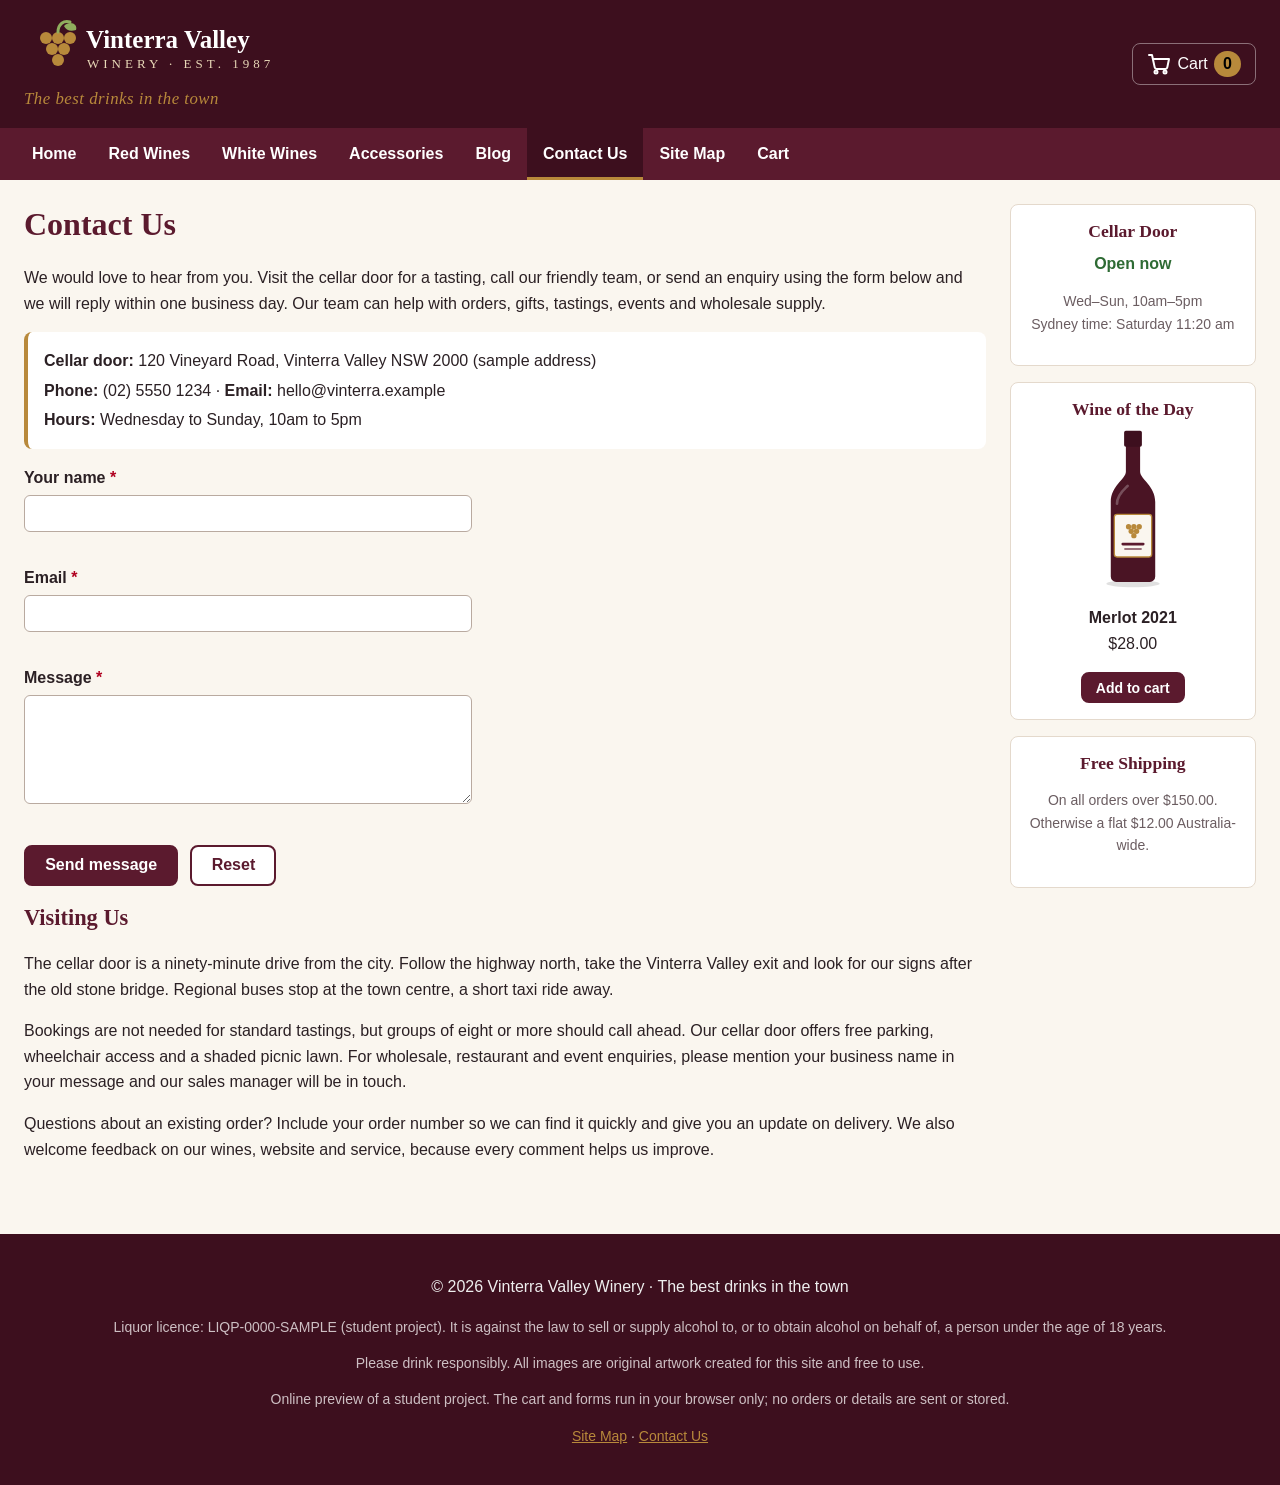
<file: contact.html>
<!DOCTYPE html>
<html lang="en-AU">
<head>
    <meta charset="UTF-8">
    <meta name="viewport" content="width=device-width, initial-scale=1.0">
    <meta name="description" content="Contact Vinterra Valley Winery - cellar door hours, address, phone and enquiry form.">
    <title>Contact Us | Vinterra Valley Winery</title>
    <link rel="icon" href="images/favicon.svg" type="image/svg+xml">
    <link rel="stylesheet" href="css/style.css">
    <script src="js/products.js" defer></script>
    <script src="js/main.js" defer></script>
    <script src="js/static.js" defer></script>
</head>
<body>
<a class="skip-link" href="#main">Skip to main content</a>

<header class="site-header">
    <div class="header-inner">
        <div class="brand">
            <a href="index.html" class="logo-link">
                <img src="images/logo.svg" alt="Vinterra Valley Winery logo" width="260" height="64">
            </a>
            <p class="slogan">The best drinks in the town</p>
        </div>
        <a href="cart.html" class="cart-link" aria-label="Shopping cart, 0 items">
            <img src="images/cart.svg" alt="" width="24" height="24">
            Cart <span class="cart-count">0</span>
        </a>
    </div>
</header>

<nav class="main-nav" aria-label="Main navigation">
    <button type="button" class="nav-toggle" aria-expanded="false" aria-controls="nav-list">&#9776; Menu</button>
    <ul id="nav-list">
                    <li>
                <a href="index.html">
                    Home                </a>
            </li>
                    <li>
                <a href="red-wines.html">
                    Red Wines                </a>
            </li>
                    <li>
                <a href="white-wines.html">
                    White Wines                </a>
            </li>
                    <li>
                <a href="accessories.html">
                    Accessories                </a>
            </li>
                    <li>
                <a href="blog.html">
                    Blog                </a>
            </li>
                    <li>
                <a href="contact.html" class="active" aria-current="page">
                    Contact Us                </a>
            </li>
                    <li>
                <a href="sitemap.html">
                    Site Map                </a>
            </li>
                    <li>
                <a href="cart.html">
                    Cart                </a>
            </li>
            </ul>
</nav>

<div class="layout">
    <main id="main" class="main-content">
        <h1>Contact Us</h1>
<p>We would love to hear from you. Visit the cellar door for a tasting, call our friendly team, or send an enquiry using the
    form below and we will reply within one business day. Our team can help with orders, gifts, tastings, events and wholesale supply.</p>

<div class="contact-details">
    <p><strong>Cellar door:</strong> 120 Vineyard Road, Vinterra Valley NSW 2000 (sample address)</p>
    <p><strong>Phone:</strong> (02) 5550 1234 &middot; <strong>Email:</strong> hello@vinterra.example</p>
    <p><strong>Hours:</strong> Wednesday to Sunday, 10am to 5pm</p>
</div>


<form action="contact.html" method="post" class="validate-form" novalidate>
        <div class="field">
        <label for="name">Your name <span class="req" aria-hidden="true">*</span></label>
        <input type="text" id="name" name="name" value="" required maxlength="50" autocomplete="name"
               data-pattern="[A-Za-z][A-Za-z' \-]{1,49}" data-msg="Name must be 2-50 letters." aria-describedby="err-name">
        <span class="error" id="err-name" aria-live="polite"></span>
    </div>
    <div class="field">
        <label for="c-email">Email <span class="req" aria-hidden="true">*</span></label>
        <input type="email" id="c-email" name="email" value="" required maxlength="60" autocomplete="email"
               data-pattern="[A-Za-z0-9._%+\-]+@[A-Za-z0-9.\-]+\.[A-Za-z]{2,}" data-msg="Enter a valid email address." aria-describedby="err-c-email">
        <span class="error" id="err-c-email" aria-live="polite"></span>
    </div>
    <div class="field">
        <label for="message">Message <span class="req" aria-hidden="true">*</span></label>
        <textarea id="message" name="message" rows="5" required maxlength="500"
                  data-pattern="[\s\S]{10,500}" data-msg="Message must be 10-500 characters." aria-describedby="err-message"></textarea>
        <span class="error" id="err-message" aria-live="polite"></span>
    </div>
    <p class="actions">
        <input type="submit" value="Send message" class="btn">
        <input type="reset" value="Reset" class="btn btn-alt">
    </p>
</form>

<h2>Visiting Us</h2>
<p>The cellar door is a ninety-minute drive from the city. Follow the highway north, take the Vinterra Valley exit and look
    for our signs after the old stone bridge. Regional buses stop at the town centre, a short taxi ride away.</p>
<p>Bookings are not needed for standard tastings, but groups of eight or more should call ahead. Our cellar door offers
    free parking, wheelchair access and a shaded picnic lawn. For wholesale, restaurant and event enquiries, please mention
    your business name in your message and our sales manager will be in touch.</p>
<p>Questions about an existing order? Include your order number so we can find it quickly and give you an update on delivery. We also welcome feedback on our wines, website and service, because every comment helps us improve.</p>
    </main>

    <aside class="sidebar" aria-label="Sidebar">
        <section class="side-box">
            <h2>Cellar Door</h2>
            <p class="door-status open">
                Open now            </p>
            <p class="small">Wed&ndash;Sun, 10am&ndash;5pm<br>Sydney time: <span class="door-time"></span></p>
        </section>

        <section class="side-box">
            <h2>Wine of the Day</h2>
            <img src="images/red-wine.svg" alt="" width="80" height="160" class="side-img">
            <p><strong>Merlot 2021</strong><br>$28.00</p>
            <form action="cart.html" method="post">
                                <input type="hidden" name="action" value="add">
                <input type="hidden" name="id" value="merlot-2021">
                <input type="hidden" name="qty" value="1">
                <button type="submit" class="btn btn-small">Add to cart</button>
            </form>
        </section>

        <section class="side-box">
            <h2>Free Shipping</h2>
            <p class="small">On all orders over $150.00. Otherwise a flat $12.00 Australia-wide.</p>
        </section>
    </aside>
</div>

<footer class="site-footer">
    <p>&copy; 2026 Vinterra Valley Winery &middot; The best drinks in the town</p>
    <p class="small">Liquor licence: LIQP-0000-SAMPLE (student project). It is against the law to sell or supply alcohol to, or to obtain alcohol on behalf of, a person under the age of 18 years.</p>
    <p class="small">Please drink responsibly. All images are original artwork created for this site and free to use.</p>
    <p class="small preview-note">Online preview of a student project. The cart and forms run in your browser only; no orders or details are sent or stored.</p>
    <p class="small"><a href="sitemap.html">Site Map</a> &middot; <a href="contact.html">Contact Us</a></p>
</footer>
</body>
</html>
</file>
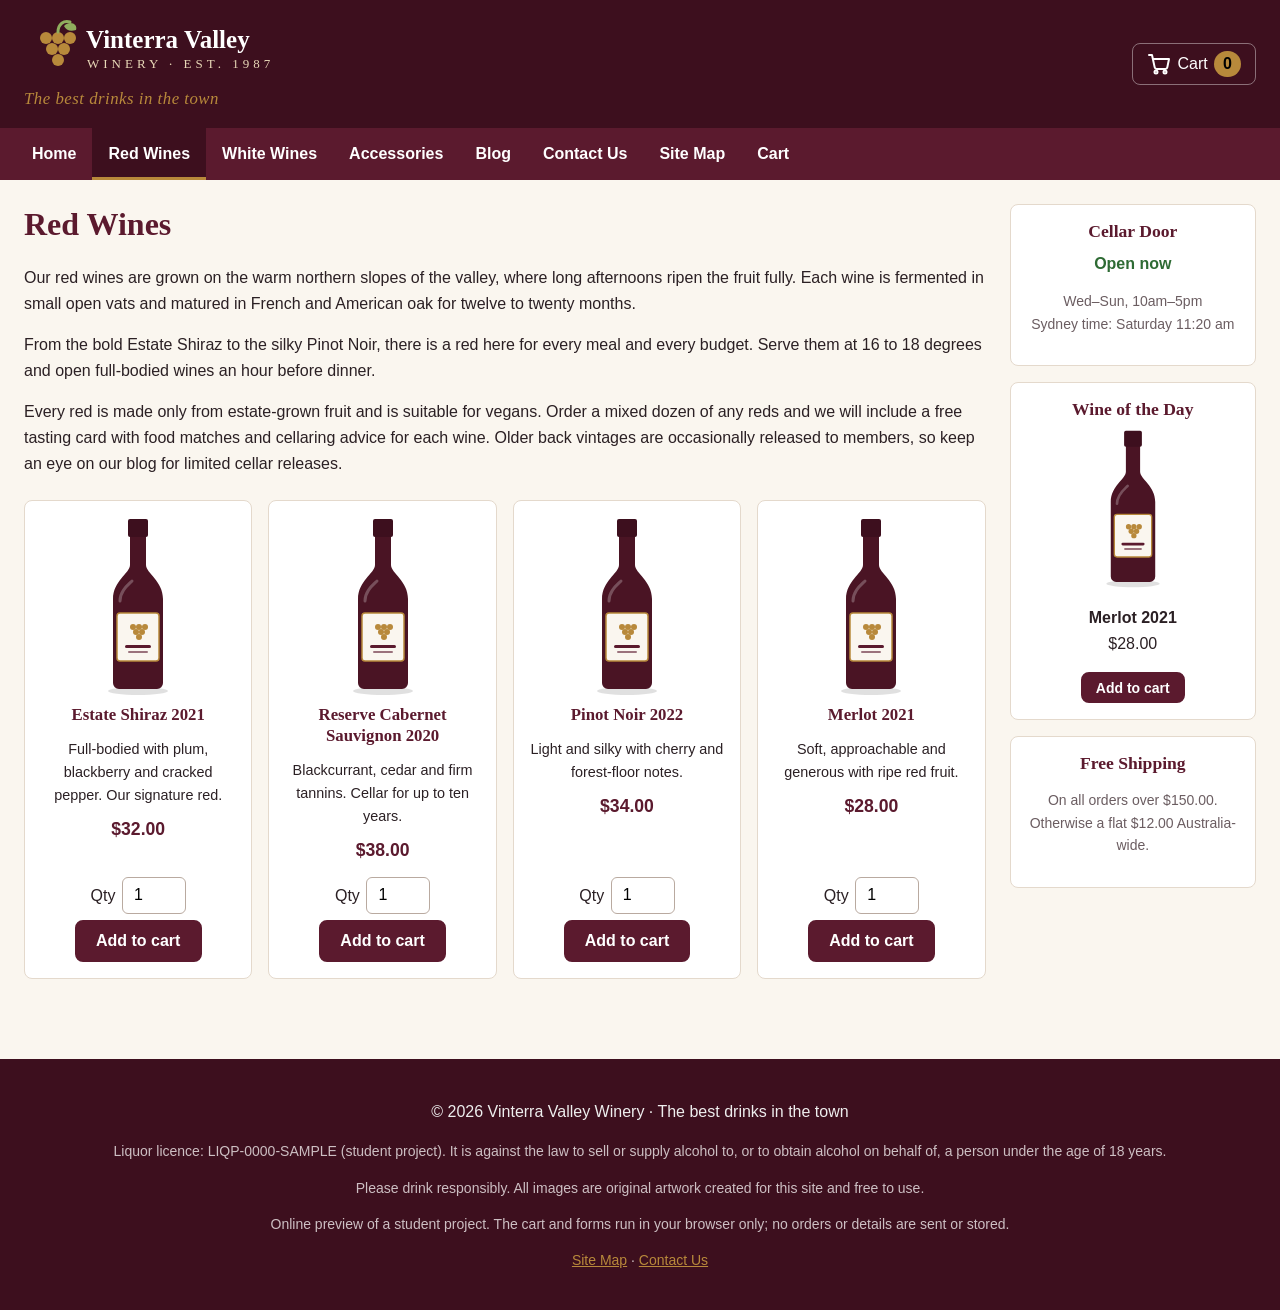
<file: red-wines.html>
<!DOCTYPE html>
<html lang="en-AU">
<head>
    <meta charset="UTF-8">
    <meta name="viewport" content="width=device-width, initial-scale=1.0">
    <meta name="description" content="Buy Red Wines online from Vinterra Valley Winery.">
    <title>Red Wines | Vinterra Valley Winery</title>
    <link rel="icon" href="images/favicon.svg" type="image/svg+xml">
    <link rel="stylesheet" href="css/style.css">
    <script src="js/products.js" defer></script>
    <script src="js/main.js" defer></script>
    <script src="js/static.js" defer></script>
</head>
<body>
<a class="skip-link" href="#main">Skip to main content</a>

<header class="site-header">
    <div class="header-inner">
        <div class="brand">
            <a href="index.html" class="logo-link">
                <img src="images/logo.svg" alt="Vinterra Valley Winery logo" width="260" height="64">
            </a>
            <p class="slogan">The best drinks in the town</p>
        </div>
        <a href="cart.html" class="cart-link" aria-label="Shopping cart, 0 items">
            <img src="images/cart.svg" alt="" width="24" height="24">
            Cart <span class="cart-count">0</span>
        </a>
    </div>
</header>

<nav class="main-nav" aria-label="Main navigation">
    <button type="button" class="nav-toggle" aria-expanded="false" aria-controls="nav-list">&#9776; Menu</button>
    <ul id="nav-list">
                    <li>
                <a href="index.html">
                    Home                </a>
            </li>
                    <li>
                <a href="red-wines.html" class="active" aria-current="page">
                    Red Wines                </a>
            </li>
                    <li>
                <a href="white-wines.html">
                    White Wines                </a>
            </li>
                    <li>
                <a href="accessories.html">
                    Accessories                </a>
            </li>
                    <li>
                <a href="blog.html">
                    Blog                </a>
            </li>
                    <li>
                <a href="contact.html">
                    Contact Us                </a>
            </li>
                    <li>
                <a href="sitemap.html">
                    Site Map                </a>
            </li>
                    <li>
                <a href="cart.html">
                    Cart                </a>
            </li>
            </ul>
</nav>

<div class="layout">
    <main id="main" class="main-content">
        <h1>Red Wines</h1>
    <p>Our red wines are grown on the warm northern slopes of the valley, where long afternoons ripen the fruit fully. Each wine is fermented in small open vats and matured in French and American oak for twelve to twenty months.</p>
    <p>From the bold Estate Shiraz to the silky Pinot Noir, there is a red here for every meal and every budget. Serve them at 16 to 18 degrees and open full-bodied wines an hour before dinner.</p>
    <p>Every red is made only from estate-grown fruit and is suitable for vegans. Order a mixed dozen of any reds and we will include a free tasting card with food matches and cellaring advice for each wine. Older back vintages are occasionally released to members, so keep an eye on our blog for limited cellar releases.</p>

<div class="product-grid">
            <article class="product-card">
            <img src="images/red-wine.svg" alt="Estate Shiraz 2021" width="90" height="180">
            <h2>Estate Shiraz 2021</h2>
            <p>Full-bodied with plum, blackberry and cracked pepper. Our signature red.</p>
            <p class="price">$32.00</p>
            <form action="cart.html" method="post" class="add-form">
                                <input type="hidden" name="action" value="add">
                <input type="hidden" name="id" value="shiraz-2021">
                <label for="qty-shiraz-2021">Qty</label>
                <input type="number" id="qty-shiraz-2021" name="qty" value="1" min="1" max="48">
                <button type="submit" class="btn">Add to cart</button>
            </form>
        </article>
            <article class="product-card">
            <img src="images/red-wine.svg" alt="Reserve Cabernet Sauvignon 2020" width="90" height="180">
            <h2>Reserve Cabernet Sauvignon 2020</h2>
            <p>Blackcurrant, cedar and firm tannins. Cellar for up to ten years.</p>
            <p class="price">$38.00</p>
            <form action="cart.html" method="post" class="add-form">
                                <input type="hidden" name="action" value="add">
                <input type="hidden" name="id" value="cabsav-2020">
                <label for="qty-cabsav-2020">Qty</label>
                <input type="number" id="qty-cabsav-2020" name="qty" value="1" min="1" max="48">
                <button type="submit" class="btn">Add to cart</button>
            </form>
        </article>
            <article class="product-card">
            <img src="images/red-wine.svg" alt="Pinot Noir 2022" width="90" height="180">
            <h2>Pinot Noir 2022</h2>
            <p>Light and silky with cherry and forest-floor notes.</p>
            <p class="price">$34.00</p>
            <form action="cart.html" method="post" class="add-form">
                                <input type="hidden" name="action" value="add">
                <input type="hidden" name="id" value="pinot-noir-2022">
                <label for="qty-pinot-noir-2022">Qty</label>
                <input type="number" id="qty-pinot-noir-2022" name="qty" value="1" min="1" max="48">
                <button type="submit" class="btn">Add to cart</button>
            </form>
        </article>
            <article class="product-card">
            <img src="images/red-wine.svg" alt="Merlot 2021" width="90" height="180">
            <h2>Merlot 2021</h2>
            <p>Soft, approachable and generous with ripe red fruit.</p>
            <p class="price">$28.00</p>
            <form action="cart.html" method="post" class="add-form">
                                <input type="hidden" name="action" value="add">
                <input type="hidden" name="id" value="merlot-2021">
                <label for="qty-merlot-2021">Qty</label>
                <input type="number" id="qty-merlot-2021" name="qty" value="1" min="1" max="48">
                <button type="submit" class="btn">Add to cart</button>
            </form>
        </article>
    </div>
    </main>

    <aside class="sidebar" aria-label="Sidebar">
        <section class="side-box">
            <h2>Cellar Door</h2>
            <p class="door-status open">
                Open now            </p>
            <p class="small">Wed&ndash;Sun, 10am&ndash;5pm<br>Sydney time: <span class="door-time"></span></p>
        </section>

        <section class="side-box">
            <h2>Wine of the Day</h2>
            <img src="images/red-wine.svg" alt="" width="80" height="160" class="side-img">
            <p><strong>Merlot 2021</strong><br>$28.00</p>
            <form action="cart.html" method="post">
                                <input type="hidden" name="action" value="add">
                <input type="hidden" name="id" value="merlot-2021">
                <input type="hidden" name="qty" value="1">
                <button type="submit" class="btn btn-small">Add to cart</button>
            </form>
        </section>

        <section class="side-box">
            <h2>Free Shipping</h2>
            <p class="small">On all orders over $150.00. Otherwise a flat $12.00 Australia-wide.</p>
        </section>
    </aside>
</div>

<footer class="site-footer">
    <p>&copy; 2026 Vinterra Valley Winery &middot; The best drinks in the town</p>
    <p class="small">Liquor licence: LIQP-0000-SAMPLE (student project). It is against the law to sell or supply alcohol to, or to obtain alcohol on behalf of, a person under the age of 18 years.</p>
    <p class="small">Please drink responsibly. All images are original artwork created for this site and free to use.</p>
    <p class="small preview-note">Online preview of a student project. The cart and forms run in your browser only; no orders or details are sent or stored.</p>
    <p class="small"><a href="sitemap.html">Site Map</a> &middot; <a href="contact.html">Contact Us</a></p>
</footer>
</body>
</html>
</file>
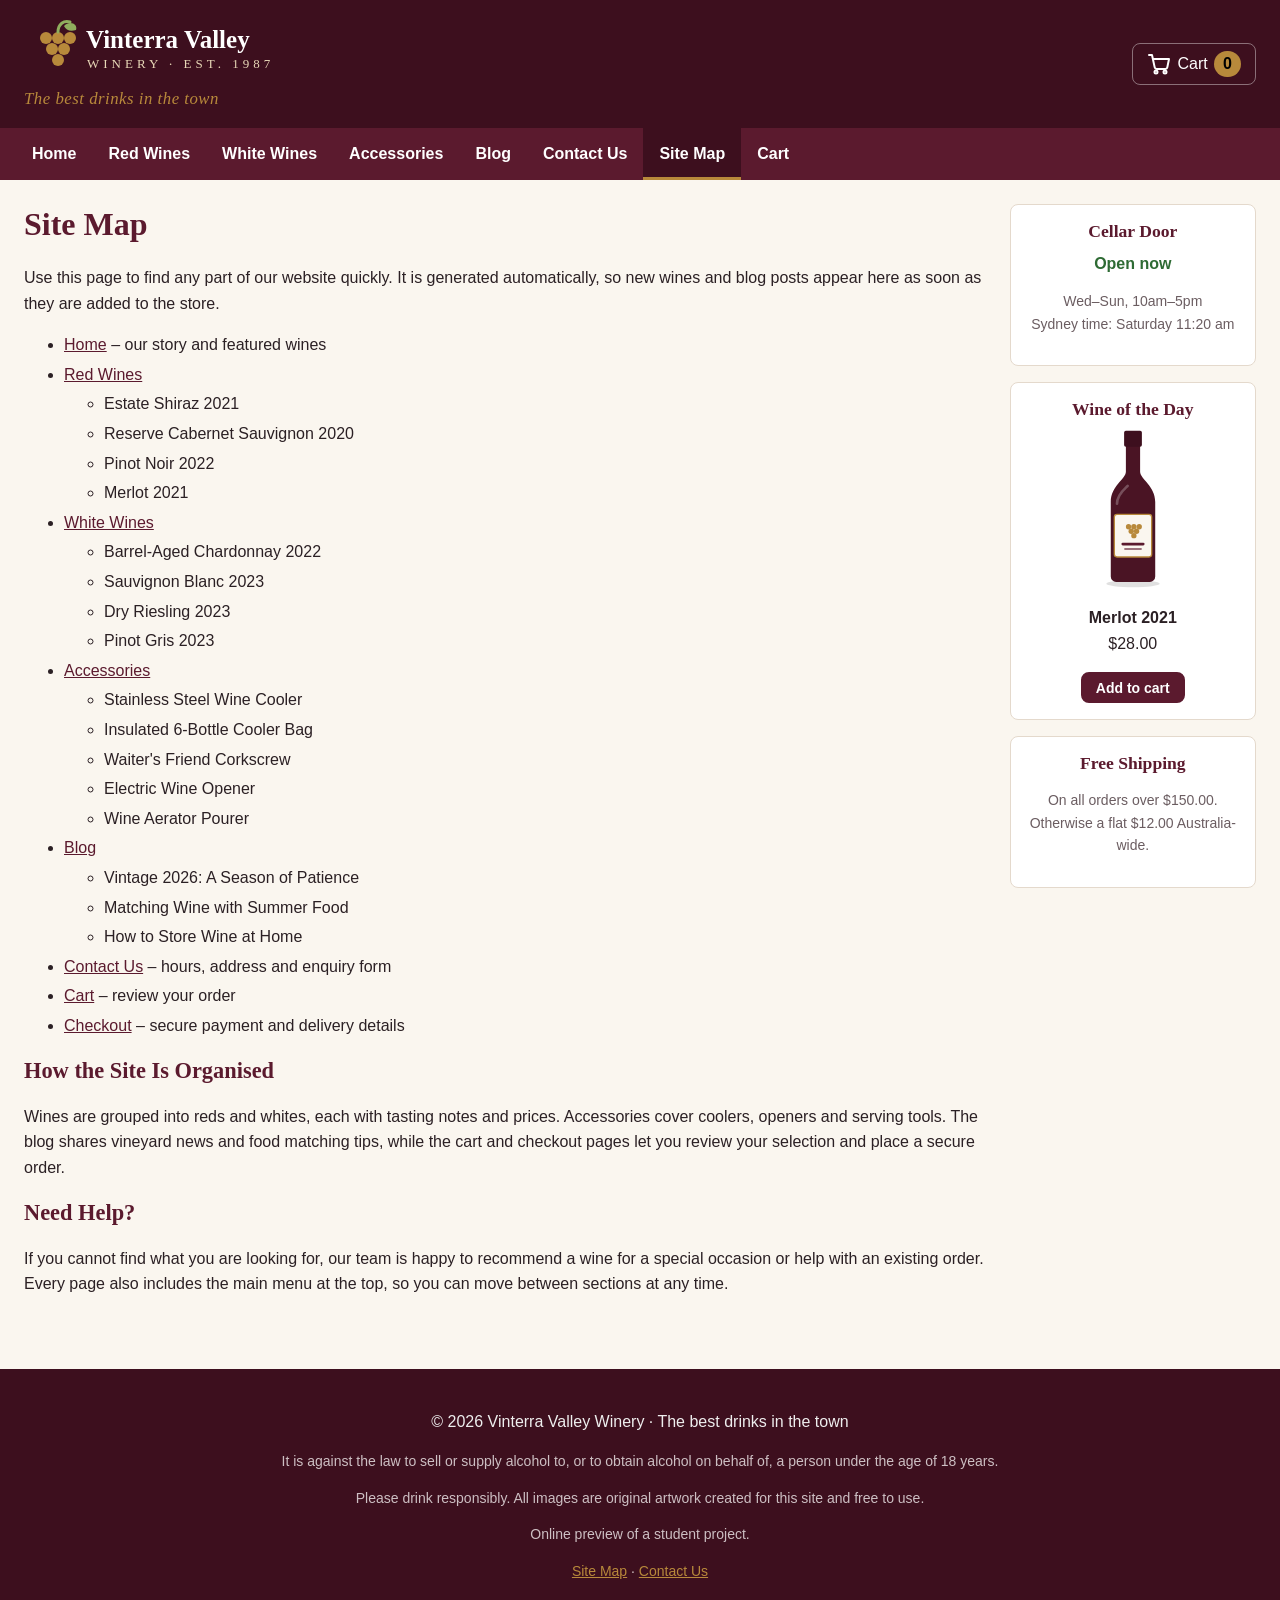
<file: sitemap.html>
<!DOCTYPE html>
<html lang="en-AU">
<head>
    <meta charset="UTF-8">
    <meta name="viewport" content="width=device-width, initial-scale=1.0">
    <meta name="description" content="A complete list of every page and product on the Vinterra Valley Winery website.">
    <title>Site Map | Vinterra Valley Winery</title>
    <link rel="icon" href="images/favicon.svg" type="image/svg+xml">
    <link rel="stylesheet" href="css/style.css">
    <script src="js/products.js" defer></script>
    <script src="js/main.js" defer></script>
    <script src="js/static.js" defer></script>
</head>
<body>
<a class="skip-link" href="#main">Skip to main content</a>

<header class="site-header">
    <div class="header-inner">
        <div class="brand">
            <a href="index.html" class="logo-link">
                <img src="images/logo.svg" alt="Vinterra Valley Winery logo" width="260" height="64">
            </a>
            <p class="slogan">The best drinks in the town</p>
        </div>
        <a href="cart.html" class="cart-link" aria-label="Shopping cart, 0 items">
            <img src="images/cart.svg" alt="" width="24" height="24">
            Cart <span class="cart-count">0</span>
        </a>
    </div>
</header>

<nav class="main-nav" aria-label="Main navigation">
    <button type="button" class="nav-toggle" aria-expanded="false" aria-controls="nav-list">&#9776; Menu</button>
    <ul id="nav-list">
                    <li>
                <a href="index.html">
                    Home                </a>
            </li>
                    <li>
                <a href="red-wines.html">
                    Red Wines                </a>
            </li>
                    <li>
                <a href="white-wines.html">
                    White Wines                </a>
            </li>
                    <li>
                <a href="accessories.html">
                    Accessories                </a>
            </li>
                    <li>
                <a href="blog.html">
                    Blog                </a>
            </li>
                    <li>
                <a href="contact.html">
                    Contact Us                </a>
            </li>
                    <li>
                <a href="sitemap.html" class="active" aria-current="page">
                    Site Map                </a>
            </li>
                    <li>
                <a href="cart.html">
                    Cart                </a>
            </li>
            </ul>
</nav>

<div class="layout">
    <main id="main" class="main-content">
        <h1>Site Map</h1>
<p>Use this page to find any part of our website quickly. It is generated automatically, so new wines and blog posts appear
    here as soon as they are added to the store.</p>

<ul class="sitemap">
    <li><a href="index.html">Home</a> &ndash; our story and featured wines</li>
            <li><a href="red-wines.html">Red Wines</a>
            <ul>
                                    <li>Estate Shiraz 2021</li>
                                    <li>Reserve Cabernet Sauvignon 2020</li>
                                    <li>Pinot Noir 2022</li>
                                    <li>Merlot 2021</li>
                            </ul>
        </li>
            <li><a href="white-wines.html">White Wines</a>
            <ul>
                                    <li>Barrel-Aged Chardonnay 2022</li>
                                    <li>Sauvignon Blanc 2023</li>
                                    <li>Dry Riesling 2023</li>
                                    <li>Pinot Gris 2023</li>
                            </ul>
        </li>
            <li><a href="accessories.html">Accessories</a>
            <ul>
                                    <li>Stainless Steel Wine Cooler</li>
                                    <li>Insulated 6-Bottle Cooler Bag</li>
                                    <li>Waiter&#039;s Friend Corkscrew</li>
                                    <li>Electric Wine Opener</li>
                                    <li>Wine Aerator Pourer</li>
                            </ul>
        </li>
        <li><a href="blog.html">Blog</a>
        <ul>
            <li>Vintage 2026: A Season of Patience</li><li>Matching Wine with Summer Food</li><li>How to Store Wine at Home</li>        </ul>
    </li>
    <li><a href="contact.html">Contact Us</a> &ndash; hours, address and enquiry form</li>
    <li><a href="cart.html">Cart</a> &ndash; review your order</li>
    <li><a href="checkout.html">Checkout</a> &ndash; secure payment and delivery details</li>
</ul>

<h2>How the Site Is Organised</h2>
<p>Wines are grouped into reds and whites, each with tasting notes and prices. Accessories cover coolers, openers and
    serving tools. The blog shares vineyard news and food matching tips, while the cart and checkout pages let you review
    your selection and place a secure order.</p>
<h2>Need Help?</h2>
<p>If you cannot find what you are looking for, our team is happy to recommend a wine for a special occasion or help with
    an existing order. Every page also includes the main menu at the top, so you can move between sections at any time.</p>
    </main>

    <aside class="sidebar" aria-label="Sidebar">
        <section class="side-box">
            <h2>Cellar Door</h2>
            <p class="door-status open">
                Open now            </p>
            <p class="small">Wed&ndash;Sun, 10am&ndash;5pm<br>Sydney time: <span class="door-time"></span></p>
        </section>

        <section class="side-box">
            <h2>Wine of the Day</h2>
            <img src="images/red-wine.svg" alt="" width="80" height="160" class="side-img">
            <p><strong>Merlot 2021</strong><br>$28.00</p>
            <form action="cart.html" method="post">
                                <input type="hidden" name="action" value="add">
                <input type="hidden" name="id" value="merlot-2021">
                <input type="hidden" name="qty" value="1">
                <button type="submit" class="btn btn-small">Add to cart</button>
            </form>
        </section>

        <section class="side-box">
            <h2>Free Shipping</h2>
            <p class="small">On all orders over $150.00. Otherwise a flat $12.00 Australia-wide.</p>
        </section>
    </aside>
</div>

<footer class="site-footer">
    <p>&copy; 2026 Vinterra Valley Winery &middot; The best drinks in the town</p>
    <p class="small">It is against the law to sell or supply alcohol to, or to obtain alcohol on behalf of, a person under the age of 18 years.</p>
    <p class="small">Please drink responsibly. All images are original artwork created for this site and free to use.</p>
    <p class="small preview-note">Online preview of a student project.</p>
    <p class="small"><a href="sitemap.html">Site Map</a> &middot; <a href="contact.html">Contact Us</a></p>
</footer>
</body>
</html>
</file>
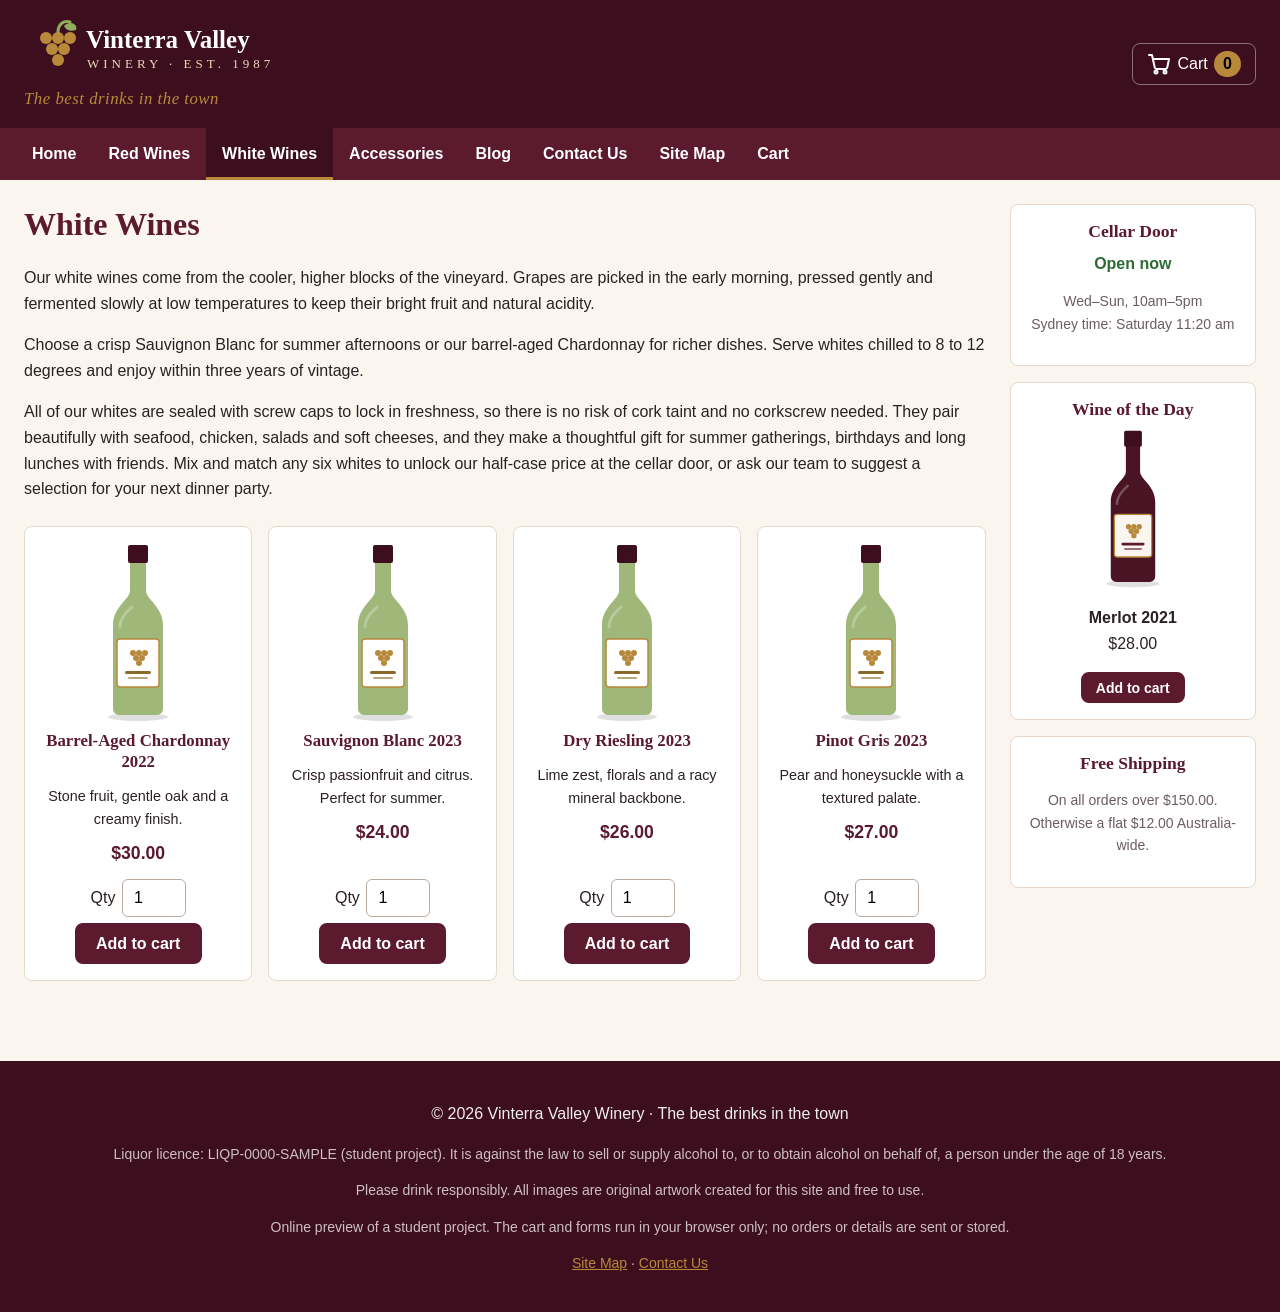
<file: white-wines.html>
<!DOCTYPE html>
<html lang="en-AU">
<head>
    <meta charset="UTF-8">
    <meta name="viewport" content="width=device-width, initial-scale=1.0">
    <meta name="description" content="Buy White Wines online from Vinterra Valley Winery.">
    <title>White Wines | Vinterra Valley Winery</title>
    <link rel="icon" href="images/favicon.svg" type="image/svg+xml">
    <link rel="stylesheet" href="css/style.css">
    <script src="js/products.js" defer></script>
    <script src="js/main.js" defer></script>
    <script src="js/static.js" defer></script>
</head>
<body>
<a class="skip-link" href="#main">Skip to main content</a>

<header class="site-header">
    <div class="header-inner">
        <div class="brand">
            <a href="index.html" class="logo-link">
                <img src="images/logo.svg" alt="Vinterra Valley Winery logo" width="260" height="64">
            </a>
            <p class="slogan">The best drinks in the town</p>
        </div>
        <a href="cart.html" class="cart-link" aria-label="Shopping cart, 0 items">
            <img src="images/cart.svg" alt="" width="24" height="24">
            Cart <span class="cart-count">0</span>
        </a>
    </div>
</header>

<nav class="main-nav" aria-label="Main navigation">
    <button type="button" class="nav-toggle" aria-expanded="false" aria-controls="nav-list">&#9776; Menu</button>
    <ul id="nav-list">
                    <li>
                <a href="index.html">
                    Home                </a>
            </li>
                    <li>
                <a href="red-wines.html">
                    Red Wines                </a>
            </li>
                    <li>
                <a href="white-wines.html" class="active" aria-current="page">
                    White Wines                </a>
            </li>
                    <li>
                <a href="accessories.html">
                    Accessories                </a>
            </li>
                    <li>
                <a href="blog.html">
                    Blog                </a>
            </li>
                    <li>
                <a href="contact.html">
                    Contact Us                </a>
            </li>
                    <li>
                <a href="sitemap.html">
                    Site Map                </a>
            </li>
                    <li>
                <a href="cart.html">
                    Cart                </a>
            </li>
            </ul>
</nav>

<div class="layout">
    <main id="main" class="main-content">
        <h1>White Wines</h1>
    <p>Our white wines come from the cooler, higher blocks of the vineyard. Grapes are picked in the early morning, pressed gently and fermented slowly at low temperatures to keep their bright fruit and natural acidity.</p>
    <p>Choose a crisp Sauvignon Blanc for summer afternoons or our barrel-aged Chardonnay for richer dishes. Serve whites chilled to 8 to 12 degrees and enjoy within three years of vintage.</p>
    <p>All of our whites are sealed with screw caps to lock in freshness, so there is no risk of cork taint and no corkscrew needed. They pair beautifully with seafood, chicken, salads and soft cheeses, and they make a thoughtful gift for summer gatherings, birthdays and long lunches with friends. Mix and match any six whites to unlock our half-case price at the cellar door, or ask our team to suggest a selection for your next dinner party.</p>

<div class="product-grid">
            <article class="product-card">
            <img src="images/white-wine.svg" alt="Barrel-Aged Chardonnay 2022" width="90" height="180">
            <h2>Barrel-Aged Chardonnay 2022</h2>
            <p>Stone fruit, gentle oak and a creamy finish.</p>
            <p class="price">$30.00</p>
            <form action="cart.html" method="post" class="add-form">
                                <input type="hidden" name="action" value="add">
                <input type="hidden" name="id" value="chardonnay-2022">
                <label for="qty-chardonnay-2022">Qty</label>
                <input type="number" id="qty-chardonnay-2022" name="qty" value="1" min="1" max="48">
                <button type="submit" class="btn">Add to cart</button>
            </form>
        </article>
            <article class="product-card">
            <img src="images/white-wine.svg" alt="Sauvignon Blanc 2023" width="90" height="180">
            <h2>Sauvignon Blanc 2023</h2>
            <p>Crisp passionfruit and citrus. Perfect for summer.</p>
            <p class="price">$24.00</p>
            <form action="cart.html" method="post" class="add-form">
                                <input type="hidden" name="action" value="add">
                <input type="hidden" name="id" value="sauv-blanc-2023">
                <label for="qty-sauv-blanc-2023">Qty</label>
                <input type="number" id="qty-sauv-blanc-2023" name="qty" value="1" min="1" max="48">
                <button type="submit" class="btn">Add to cart</button>
            </form>
        </article>
            <article class="product-card">
            <img src="images/white-wine.svg" alt="Dry Riesling 2023" width="90" height="180">
            <h2>Dry Riesling 2023</h2>
            <p>Lime zest, florals and a racy mineral backbone.</p>
            <p class="price">$26.00</p>
            <form action="cart.html" method="post" class="add-form">
                                <input type="hidden" name="action" value="add">
                <input type="hidden" name="id" value="riesling-2023">
                <label for="qty-riesling-2023">Qty</label>
                <input type="number" id="qty-riesling-2023" name="qty" value="1" min="1" max="48">
                <button type="submit" class="btn">Add to cart</button>
            </form>
        </article>
            <article class="product-card">
            <img src="images/white-wine.svg" alt="Pinot Gris 2023" width="90" height="180">
            <h2>Pinot Gris 2023</h2>
            <p>Pear and honeysuckle with a textured palate.</p>
            <p class="price">$27.00</p>
            <form action="cart.html" method="post" class="add-form">
                                <input type="hidden" name="action" value="add">
                <input type="hidden" name="id" value="pinot-gris-2023">
                <label for="qty-pinot-gris-2023">Qty</label>
                <input type="number" id="qty-pinot-gris-2023" name="qty" value="1" min="1" max="48">
                <button type="submit" class="btn">Add to cart</button>
            </form>
        </article>
    </div>
    </main>

    <aside class="sidebar" aria-label="Sidebar">
        <section class="side-box">
            <h2>Cellar Door</h2>
            <p class="door-status open">
                Open now            </p>
            <p class="small">Wed&ndash;Sun, 10am&ndash;5pm<br>Sydney time: <span class="door-time"></span></p>
        </section>

        <section class="side-box">
            <h2>Wine of the Day</h2>
            <img src="images/red-wine.svg" alt="" width="80" height="160" class="side-img">
            <p><strong>Merlot 2021</strong><br>$28.00</p>
            <form action="cart.html" method="post">
                                <input type="hidden" name="action" value="add">
                <input type="hidden" name="id" value="merlot-2021">
                <input type="hidden" name="qty" value="1">
                <button type="submit" class="btn btn-small">Add to cart</button>
            </form>
        </section>

        <section class="side-box">
            <h2>Free Shipping</h2>
            <p class="small">On all orders over $150.00. Otherwise a flat $12.00 Australia-wide.</p>
        </section>
    </aside>
</div>

<footer class="site-footer">
    <p>&copy; 2026 Vinterra Valley Winery &middot; The best drinks in the town</p>
    <p class="small">Liquor licence: LIQP-0000-SAMPLE (student project). It is against the law to sell or supply alcohol to, or to obtain alcohol on behalf of, a person under the age of 18 years.</p>
    <p class="small">Please drink responsibly. All images are original artwork created for this site and free to use.</p>
    <p class="small preview-note">Online preview of a student project. The cart and forms run in your browser only; no orders or details are sent or stored.</p>
    <p class="small"><a href="sitemap.html">Site Map</a> &middot; <a href="contact.html">Contact Us</a></p>
</footer>
</body>
</html>
</file>
<file: css/style.css>
/* ==========================================================
   Vinterra Valley Winery - main stylesheet
   Layout: main section 80% / aside 20% on wide screens,
   stacked full width on tablets and phones.
   ========================================================== */

:root {
    --wine: #5b1a2e;
    --wine-dark: #3d0f1e;
    --gold: #b8893b;
    --cream: #faf6ef;
    --text: #2b2024;
    --muted: #6b5d61;
    --border: #e4d9cc;
    --error: #b00020;
    --success: #2e6b34;
    --radius: 8px;
}

*, *::before, *::after { box-sizing: border-box; }

html { font-size: 100%; }

body {
    margin: 0;
    font-family: "Segoe UI", Roboto, Helvetica, Arial, sans-serif;
    line-height: 1.6;
    color: var(--text);
    background: var(--cream);
}

h1, h2, h3, legend { font-family: Georgia, "Times New Roman", serif; color: var(--wine); line-height: 1.25; }
h1 { font-size: 2rem; margin-top: 0; }
h2 { font-size: 1.4rem; }

a { color: var(--wine); }

img { max-width: 100%; height: auto; }

.skip-link {
    position: absolute; left: -9999px; top: 0;
    background: var(--gold); color: #000; padding: .5rem 1rem; z-index: 100;
}
.skip-link:focus { left: 1rem; }

.visually-hidden {
    position: absolute; width: 1px; height: 1px; overflow: hidden; clip: rect(0 0 0 0); white-space: nowrap;
}

/* ---------- Header ---------- */
.site-header { background: var(--wine-dark); color: #fff; }
.header-inner {
    max-width: 1280px; margin: 0 auto; padding: 1rem 1.5rem;
    display: flex; align-items: center; justify-content: space-between; gap: 1rem; flex-wrap: wrap;
}
.brand { display: flex; flex-direction: column; }
.logo-link { display: inline-block; line-height: 0; }
.slogan {
    margin: .35rem 0 0; font-family: Georgia, serif; font-style: italic;
    color: var(--gold); font-size: 1.05rem; letter-spacing: .03em;
}
.cart-link {
    color: #fff; text-decoration: none; display: flex; align-items: center; gap: .4rem;
    border: 1px solid rgba(255,255,255,.4); padding: .45rem .9rem; border-radius: var(--radius);
}
.cart-count {
    background: var(--gold); color: #000; border-radius: 999px; padding: 0 .55rem; font-weight: 700;
}

/* ---------- Universal navigation ---------- */
.main-nav { background: var(--wine); }
.main-nav ul {
    list-style: none; margin: 0 auto; padding: 0 1rem; max-width: 1280px;
    display: flex; flex-wrap: wrap;
}
.main-nav a {
    display: block; padding: .8rem 1rem; color: #fff; text-decoration: none; font-weight: 600;
}
.main-nav a.active { background: var(--wine-dark); box-shadow: inset 0 -3px 0 var(--gold); }
.nav-toggle {
    display: none; width: 100%; background: var(--wine); color: #fff; border: 0;
    padding: .8rem 1.5rem; font-size: 1rem; text-align: left; cursor: pointer;
}

/* ---------- 80 / 20 layout ---------- */
.layout {
    max-width: 1280px; margin: 0 auto; padding: 1.5rem;
    display: flex; gap: 0; align-items: flex-start;
}
.main-content {
    flex: 0 0 80%; width: 80%;
    padding-right: 1.5rem;
}
.sidebar {
    flex: 0 0 20%; width: 20%;
}
.side-box {
    background: #fff; border: 1px solid var(--border); border-radius: var(--radius);
    padding: 1rem; margin-bottom: 1rem; text-align: center;
}
.side-box h2 { font-size: 1.1rem; margin: 0 0 .5rem; }
.side-img { display: block; margin: 0 auto .5rem; }
.door-status { font-weight: 700; margin: 0; }
.door-status.open { color: var(--success); }
.door-status.closed { color: var(--error); }
.small { font-size: .875rem; color: var(--muted); }

/* ---------- Content ---------- */
.hero {
    background: linear-gradient(135deg, var(--wine) 0%, var(--wine-dark) 100%);
    color: #fff; border-radius: var(--radius); padding: 2rem; margin-bottom: 1.5rem;
}
.hero h1 { color: #fff; }
.lead { font-size: 1.15rem; margin: 0; }

.ticks { padding-left: 1.2rem; }
.ticks li::marker { content: "\2713  "; color: var(--gold); }

.product-grid {
    display: grid; grid-template-columns: repeat(auto-fill, minmax(200px, 1fr)); gap: 1rem; margin: 1.5rem 0;
}
.product-card {
    background: #fff; border: 1px solid var(--border); border-radius: var(--radius);
    padding: 1rem; display: flex; flex-direction: column; align-items: center; text-align: center;
}
.product-card h2, .product-card h3 { font-size: 1.05rem; margin: .5rem 0; }
.product-card p { margin: .25rem 0; font-size: .9rem; }
.product-card form { margin-top: auto; padding-top: .5rem; }
.price { font-weight: 700; color: var(--wine); font-size: 1.1rem !important; }
.add-form { display: flex; align-items: center; gap: .4rem; flex-wrap: wrap; justify-content: center; }
.add-form input[type=number] { width: 4rem; }

.blog-post { border-bottom: 1px solid var(--border); padding-bottom: 1rem; margin-bottom: 1rem; }
.meta { color: var(--muted); font-size: .9rem; margin-top: -.5rem; }

.sitemap li { margin: .25rem 0; }

.contact-details {
    background: #fff; border-left: 4px solid var(--gold); padding: .75rem 1rem; border-radius: var(--radius); margin: 1rem 0;
}
.contact-details p { margin: .25rem 0; }

/* ---------- Buttons (hover colours are applied by JavaScript) ---------- */
.btn, input[type=submit], input[type=reset] {
    display: inline-block; background: var(--wine); color: #fff;
    border: 2px solid var(--wine); border-radius: var(--radius);
    padding: .6rem 1.2rem; font-size: 1rem; font-weight: 600;
    text-decoration: none; cursor: pointer;
    transition: background-color .2s, color .2s, transform .2s;
}
.btn-alt, input[type=reset] { background: #fff; color: var(--wine); }
.btn-small { padding: .35rem .8rem; font-size: .875rem; }
.btn-link { background: none; border: 0; color: var(--wine); text-decoration: underline; padding: 0; }
.actions { display: flex; gap: .75rem; flex-wrap: wrap; }
.inline-form { margin-top: .5rem; }

a:focus-visible, button:focus-visible, input:focus-visible, select:focus-visible, textarea:focus-visible {
    outline: 3px solid var(--gold); outline-offset: 2px;
}

/* ---------- Tables ---------- */
.table-wrap { overflow-x: auto; }
.cart-table { width: 100%; border-collapse: collapse; background: #fff; }
.cart-table th, .cart-table td { padding: .6rem; border-bottom: 1px solid var(--border); text-align: left; }
.cart-table tfoot th { text-align: right; }
.cart-table .total { font-size: 1.1rem; }
.cart-table input { width: 4.5rem; }

/* ---------- Forms ---------- */
fieldset { border: 1px solid var(--border); border-radius: var(--radius); padding: 1rem 1.25rem; margin: 0 0 1.25rem; background: #fff; }
fieldset.radio-group { border: 0; padding: 0; margin: 0; background: none; }
fieldset.radio-group legend { font-family: inherit; color: var(--text); font-weight: 600; font-size: 1rem; }
legend { padding: 0 .4rem; font-size: 1.15rem; }
.field { margin-bottom: 1rem; }
.field label { display: block; font-weight: 600; margin-bottom: .25rem; }
.field label.inline, label.inline { display: inline-flex; align-items: center; gap: .35rem; font-weight: 400; margin-right: 1rem; }
input[type=text], input[type=email], input[type=password], input[type=tel], input[type=number], select, textarea {
    width: 100%; max-width: 28rem; padding: .55rem .7rem; font-size: 1rem;
    border: 1px solid #b9aaa0; border-radius: 6px; background: #fff; font-family: inherit;
}
input[type=number] { width: auto; }
.req { color: var(--error); }
.error { display: block; color: var(--error); font-size: .875rem; min-height: 1.2em; }
.has-error input, .has-error select, .has-error textarea { border-color: var(--error); background: #fff6f7; }
.valid input:not([type=radio]):not([type=checkbox]) { border-color: var(--success); }

.notice { background: #fff; border: 1px solid var(--border); border-radius: var(--radius); padding: .75rem 1rem; }
.notice.success, .flash { border-color: var(--success); color: var(--success); background: #f1f8f1; }
.flash { border: 1px solid; border-radius: var(--radius); padding: .6rem 1rem; }
.error-box { border-color: var(--error); color: var(--error); background: #fff6f7; }

/* ---------- Footer ---------- */
.site-footer { background: var(--wine-dark); color: #eee; text-align: center; padding: 1.5rem; margin-top: 2rem; }
.site-footer a { color: var(--gold); }
.site-footer .small { color: #cdbfc3; }

/* ---------- Responsive: tablets and phones ---------- */
@media (max-width: 900px) {
    .layout { flex-direction: column; padding: 1rem; }
    .main-content, .sidebar { flex: 1 1 100%; width: 100%; padding-right: 0; }
    .sidebar { display: grid; grid-template-columns: repeat(auto-fit, minmax(200px, 1fr)); gap: 1rem; margin-top: 1.5rem; }
    .side-box { margin-bottom: 0; }
}

@media (max-width: 640px) {
    h1 { font-size: 1.6rem; }
    .nav-toggle { display: block; }
    .main-nav ul { display: none; flex-direction: column; padding: 0; }
    .main-nav ul.open { display: flex; }
    .main-nav a { border-top: 1px solid rgba(255,255,255,.15); padding-left: 1.5rem; }
    .hero { padding: 1.25rem; }
    .header-inner { padding: .75rem 1rem; }
    .actions .btn, .actions input { flex: 1 1 100%; text-align: center; }
}

@media (prefers-reduced-motion: reduce) {
    * { transition: none !important; }
}
</file>
